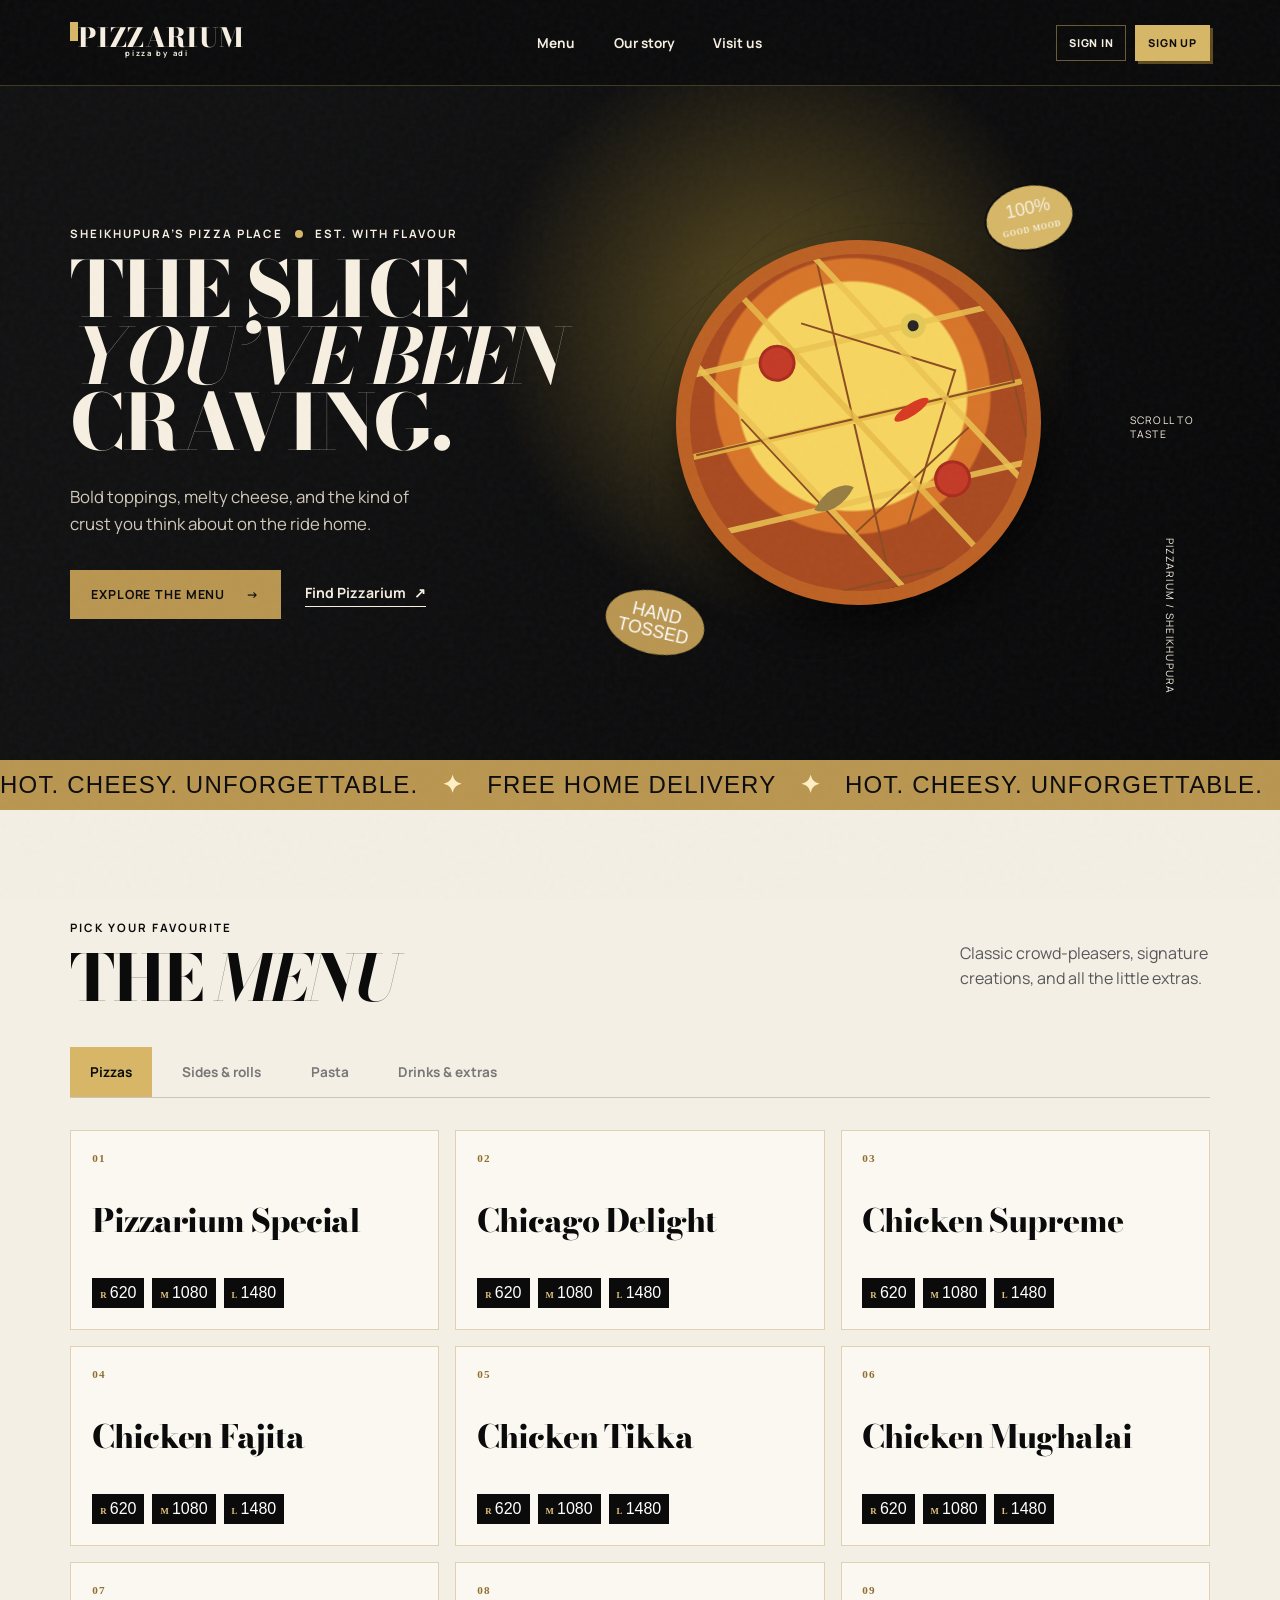
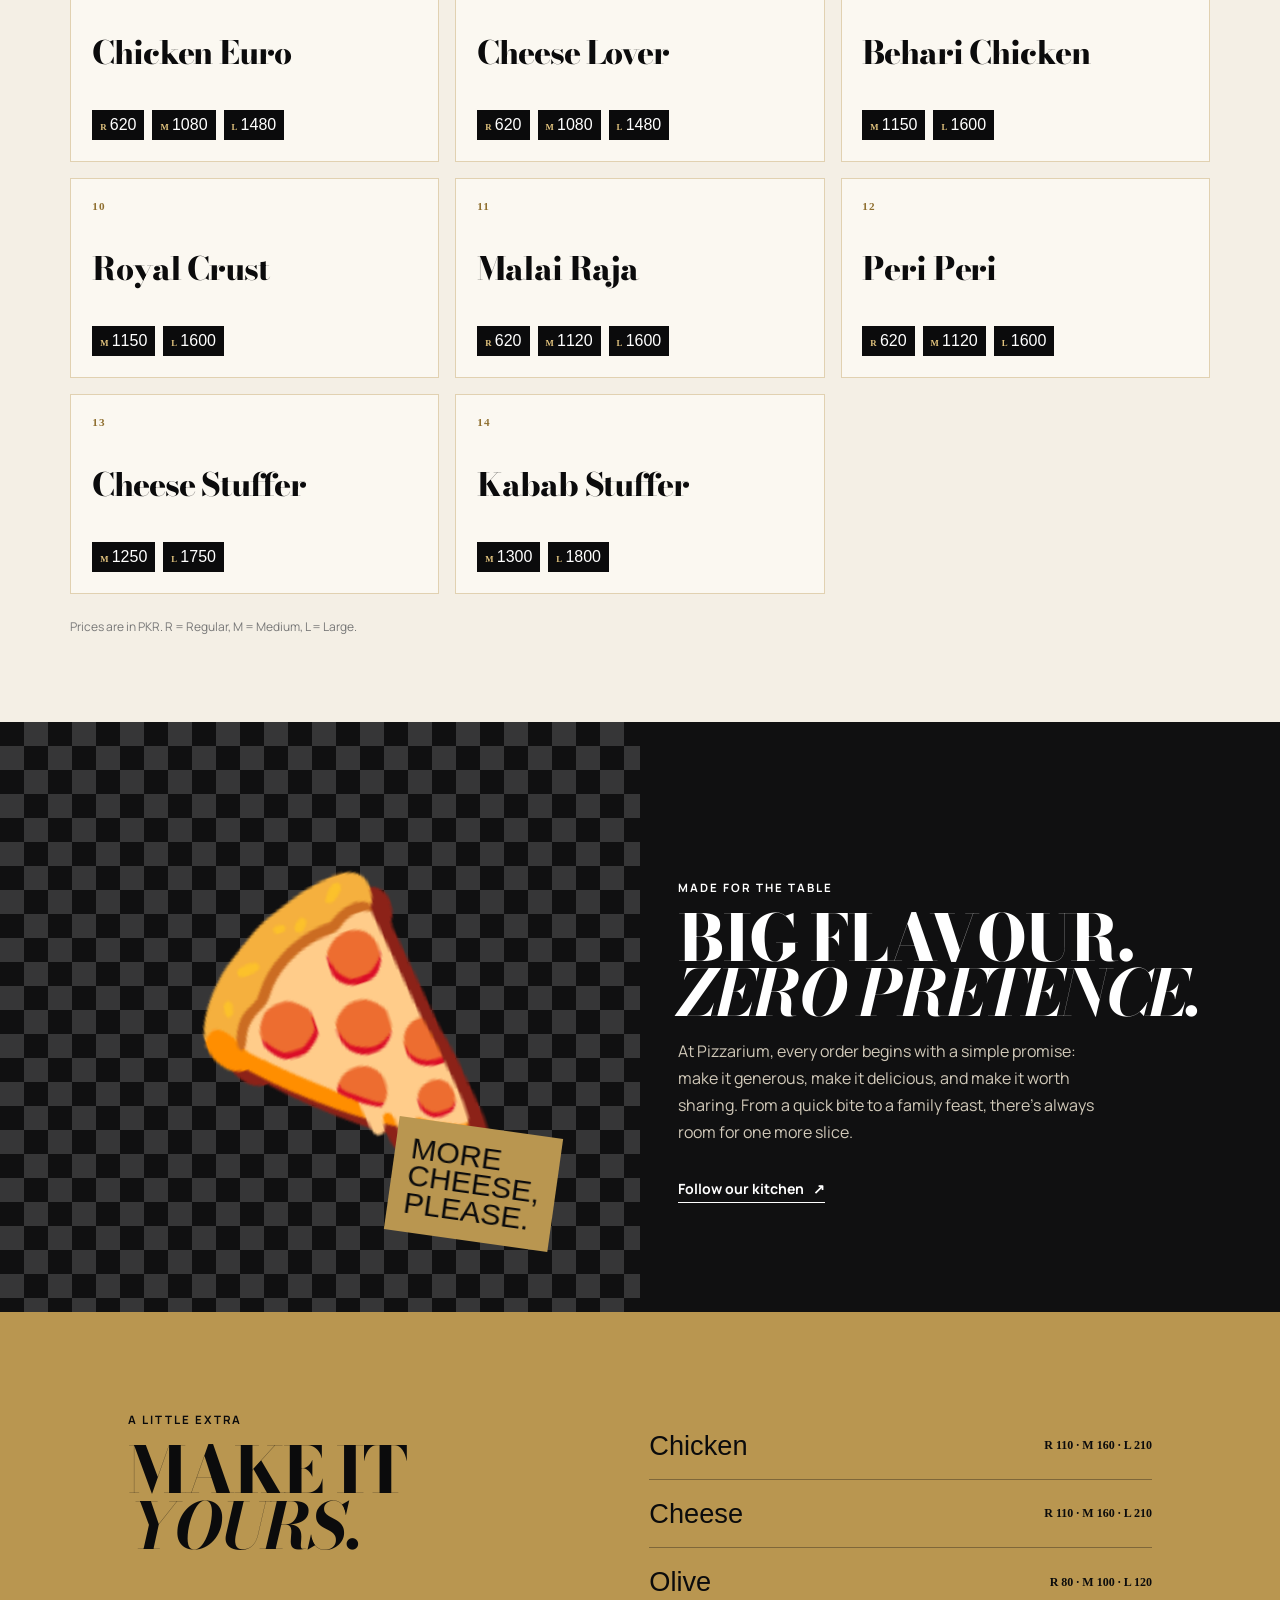
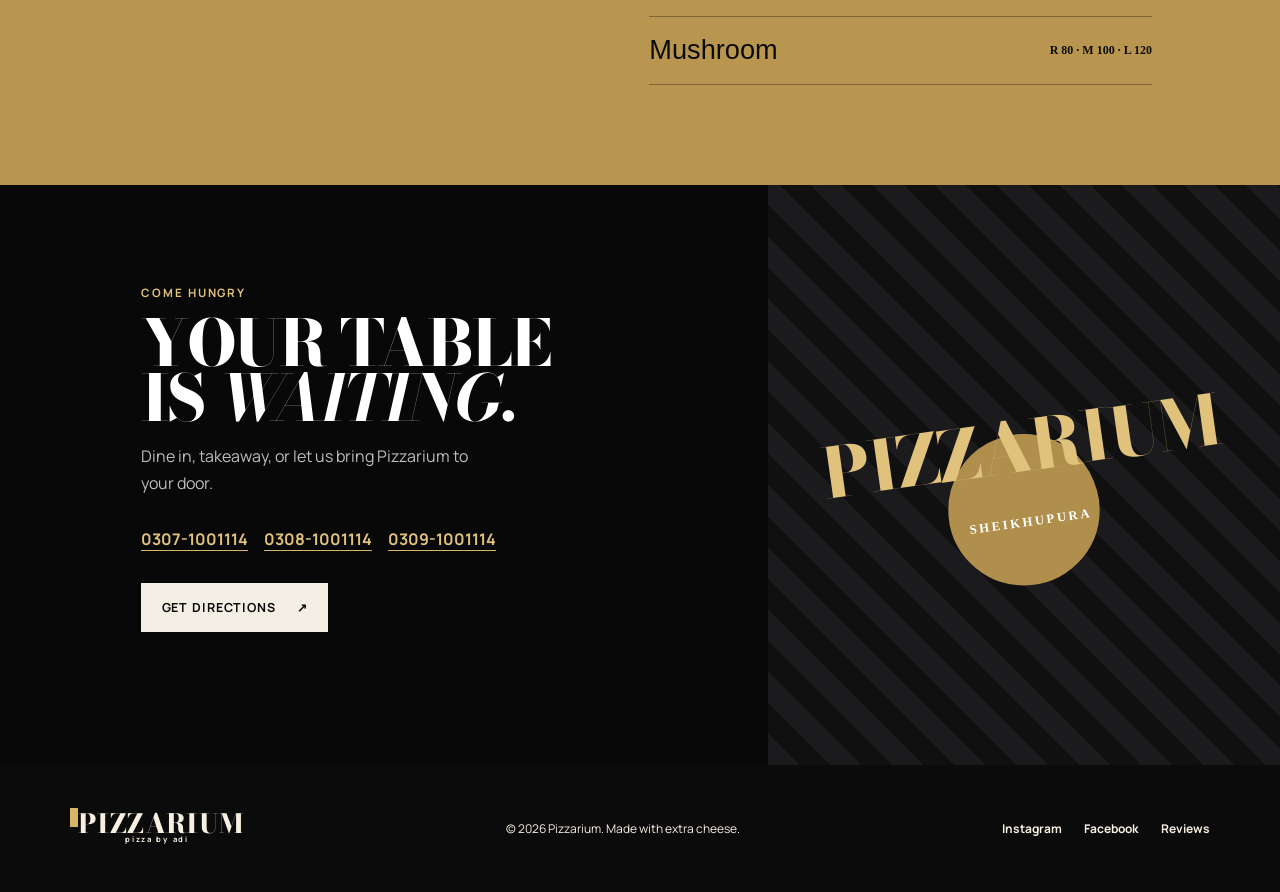
<file: index.html>
<!doctype html>
<html lang="en">
  <head>
    <meta charset="UTF-8" />
    <meta name="viewport" content="width=device-width, initial-scale=1.0" />
    <meta name="description" content="Pizzarium Sheikhupura — freshly baked pizzas, wings, rolls and pasta." />
    <title>Pizzarium | Pizza by Adi</title>
    <link rel="preconnect" href="https://fonts.googleapis.com" />
    <link rel="preconnect" href="https://fonts.gstatic.com" crossorigin />
    <link href="https://fonts.googleapis.com/css2?family=Bodoni+Moda:opsz,wght@6..96,400;6..96,600;6..96,700;6..96,800;6..96,900&family=Manrope:wght@400;500;600;700;800&display=swap" rel="stylesheet" />
    <link rel="stylesheet" href="styles.css" />
    <link rel="stylesheet" href="overrides.css" />
    <link rel="stylesheet" href="luxury.css" />
    <link rel="stylesheet" href="red-theme.css" />
    <link rel="stylesheet" href="mobile.css" />
    <link rel="stylesheet" href="gold-black.css" />
  </head>
  <body>
    <div class="site-noise"></div>
    <header class="header" id="top">
      <a class="brand" href="#top" aria-label="Pizzarium home"><span class="brand-dot">●</span>PIZZARIUM<small>pizza by adi</small></a>
      <nav class="nav" aria-label="Main navigation">
        <a href="#menu">Menu</a><a href="#story">Our story</a><a href="#visit">Visit us</a>
      </nav>
      <a class="order-link" href="cart.html">Cart <span class="cart-count">0</span></a>
      <button class="menu-toggle" aria-label="Open navigation">☰</button>
    </header>

    <main>
      <section class="hero">
        <div class="hero-copy reveal">
          <p class="eyebrow">Sheikhupura’s pizza place <i></i> Est. with flavour</p>
          <h1>THE SLICE<br /><em>YOU’VE BEEN</em><br />CRAVING.</h1>
          <p class="intro">Bold toppings, melty cheese, and the kind of crust you think about on the ride home.</p>
          <div class="hero-actions"><a class="button button-red" href="#menu">Explore the menu <span>→</span></a><a class="text-link" href="#visit">Find Pizzarium <span>↗</span></a></div>
        </div>
        <div class="pizza-stage reveal">
          <div class="orbit orbit-one"></div><div class="orbit orbit-two"></div>
          <div class="stamp stamp-top">100%<br /><small>GOOD MOOD</small></div>
          <div class="pizza" aria-label="Freshly baked pizza illustration"><div class="pizza-slice s1"></div><div class="pizza-slice s2"></div><div class="pizza-slice s3"></div><div class="pizza-slice s4"></div><div class="pizza-slice s5"></div><div class="pizza-slice s6"></div><span class="pepperoni p1"></span><span class="pepperoni p2"></span><span class="olive o1"></span><span class="basil b1"></span><span class="pepper p3"></span></div>
          <div class="stamp stamp-bottom">HAND<br />TOSSED</div>
        </div>
        <div class="hero-side reveal"><span>Scroll to taste</span><div class="scroll-line"></div><span class="vertical">PIZZARIUM / SHEIKHUPURA</span></div>
      </section>

      <section class="ticker" aria-label="Pizzarium highlights"><div>HOT. CHEESY. UNFORGETTABLE. <b>✦</b> FREE HOME DELIVERY <b>✦</b> HOT. CHEESY. UNFORGETTABLE. <b>✦</b> FREE HOME DELIVERY <b>✦</b></div></section>

      <section class="menu-section" id="menu">
        <div class="section-heading reveal"><div><p class="eyebrow">Pick your favourite</p><h2>THE <em>MENU</em></h2></div><p>Classic crowd-pleasers, signature creations, and all the little extras.</p></div>
        <div class="menu-tabs reveal" role="tablist"><button class="active" data-category="pizza">Pizzas</button><button data-category="sides">Sides & rolls</button><button data-category="pasta">Pasta</button><button data-category="drinks">Drinks & extras</button></div>
        <div class="menu-grid" id="menuGrid"></div>
        <p class="menu-note">Prices are in PKR. R = Regular, M = Medium, L = Large.</p>
      </section>

      <section class="story" id="story">
        <div class="story-art reveal"><div class="checker"></div><div class="story-pizza">🍕</div><div class="story-note">MORE<br />CHEESE,<br />PLEASE.</div></div>
        <div class="story-copy reveal"><p class="eyebrow">Made for the table</p><h2>BIG FLAVOUR.<br /><em>ZERO PRETENCE.</em></h2><p>At Pizzarium, every order begins with a simple promise: make it generous, make it delicious, and make it worth sharing. From a quick bite to a family feast, there’s always room for one more slice.</p><a href="https://www.instagram.com/pizzariumsheikhupura/" target="_blank" rel="noreferrer" class="text-link">Follow our kitchen <span>↗</span></a></div>
      </section>

      <section class="specials"><div class="specials-heading reveal"><p class="eyebrow">A little extra</p><h2>MAKE IT<br /><em>YOURS.</em></h2></div><div class="topping-list reveal"><div><span>Chicken</span><b>R 110 · M 160 · L 210</b></div><div><span>Cheese</span><b>R 110 · M 160 · L 210</b></div><div><span>Olive</span><b>R 80 · M 100 · L 120</b></div><div><span>Mushroom</span><b>R 80 · M 100 · L 120</b></div></div></section>

      <section class="visit" id="visit"><div class="visit-content reveal"><p class="eyebrow">Come hungry</p><h2>YOUR TABLE<br />IS <em>WAITING.</em></h2><p>Dine in, takeaway, or let us bring Pizzarium to your door.</p><div class="contact-links"><a href="tel:03071001114">0307-1001114</a><a href="tel:03081001114">0308-1001114</a><a href="tel:03091001114">0309-1001114</a></div><a class="button button-light" target="_blank" rel="noreferrer" href="https://www.google.com/maps/place/pizzarium/data=!4m2!3m1!1s0x3918c3a2aaa4a5c9:0x6722d799abf1bd21?sa=X&ved=1t:242&ictx=111">Get directions <span>↗</span></a></div><div class="visit-art"><div class="map-pin">●</div><p>PIZZARIUM<br /><small>SHEIKHUPURA</small></p></div></section>
    </main>
    <footer><a class="brand" href="#top"><span class="brand-dot">●</span>PIZZARIUM<small>pizza by adi</small></a><p>© 2026 Pizzarium. Made with extra cheese.</p><div><a href="https://www.instagram.com/pizzariumsheikhupura/" target="_blank" rel="noreferrer">Instagram</a><a href="https://www.facebook.com/groups/850321388377647/posts/5649459375130467/" target="_blank" rel="noreferrer">Facebook</a><a href="https://www.google.com/search?sca_esv=2a69430fbf050389&sxsrf=APpeQnvyVJcHtZWouYoIN_cZc8rXVKOaVg:1786807331017&q=pizzarium" target="_blank" rel="noreferrer">Reviews</a></div></footer>
    <div class="product-modal" id="productModal" aria-hidden="true" role="dialog" aria-modal="true" aria-labelledby="modalTitle">
      <div class="modal-backdrop" data-close-modal></div>
      <div class="modal-content">
        <button class="modal-close" type="button" aria-label="Close product details" data-close-modal>×</button>
        <p class="eyebrow">Pizzarium selection</p><div class="modal-mark">✦</div>
        <h2 id="modalTitle">Pizzarium Special</h2>
        <p class="modal-description">Freshly prepared with generous toppings and Pizzarium’s signature flavour.</p>
        <div class="modal-prices" id="modalPrices"></div>
        <div class="modal-actions"><label>Size <select id="modalSize" aria-label="Choose pizza size"></select></label><label>Quantity <select id="modalQty" aria-label="Item quantity"><option>1</option><option>2</option><option>3</option><option>4</option><option>5</option></select></label><button class="button modal-order" id="modalOrder" type="button">Add to cart <span>+</span></button></div>
        <p class="modal-footnote">Choose delivery or pickup at checkout. Your order will be confirmed by Pizzarium.</p>
      </div>
    </div>
    <script src="auth.js"></script>
    <script src="script.js"></script>
  </body>
</html>
</file>
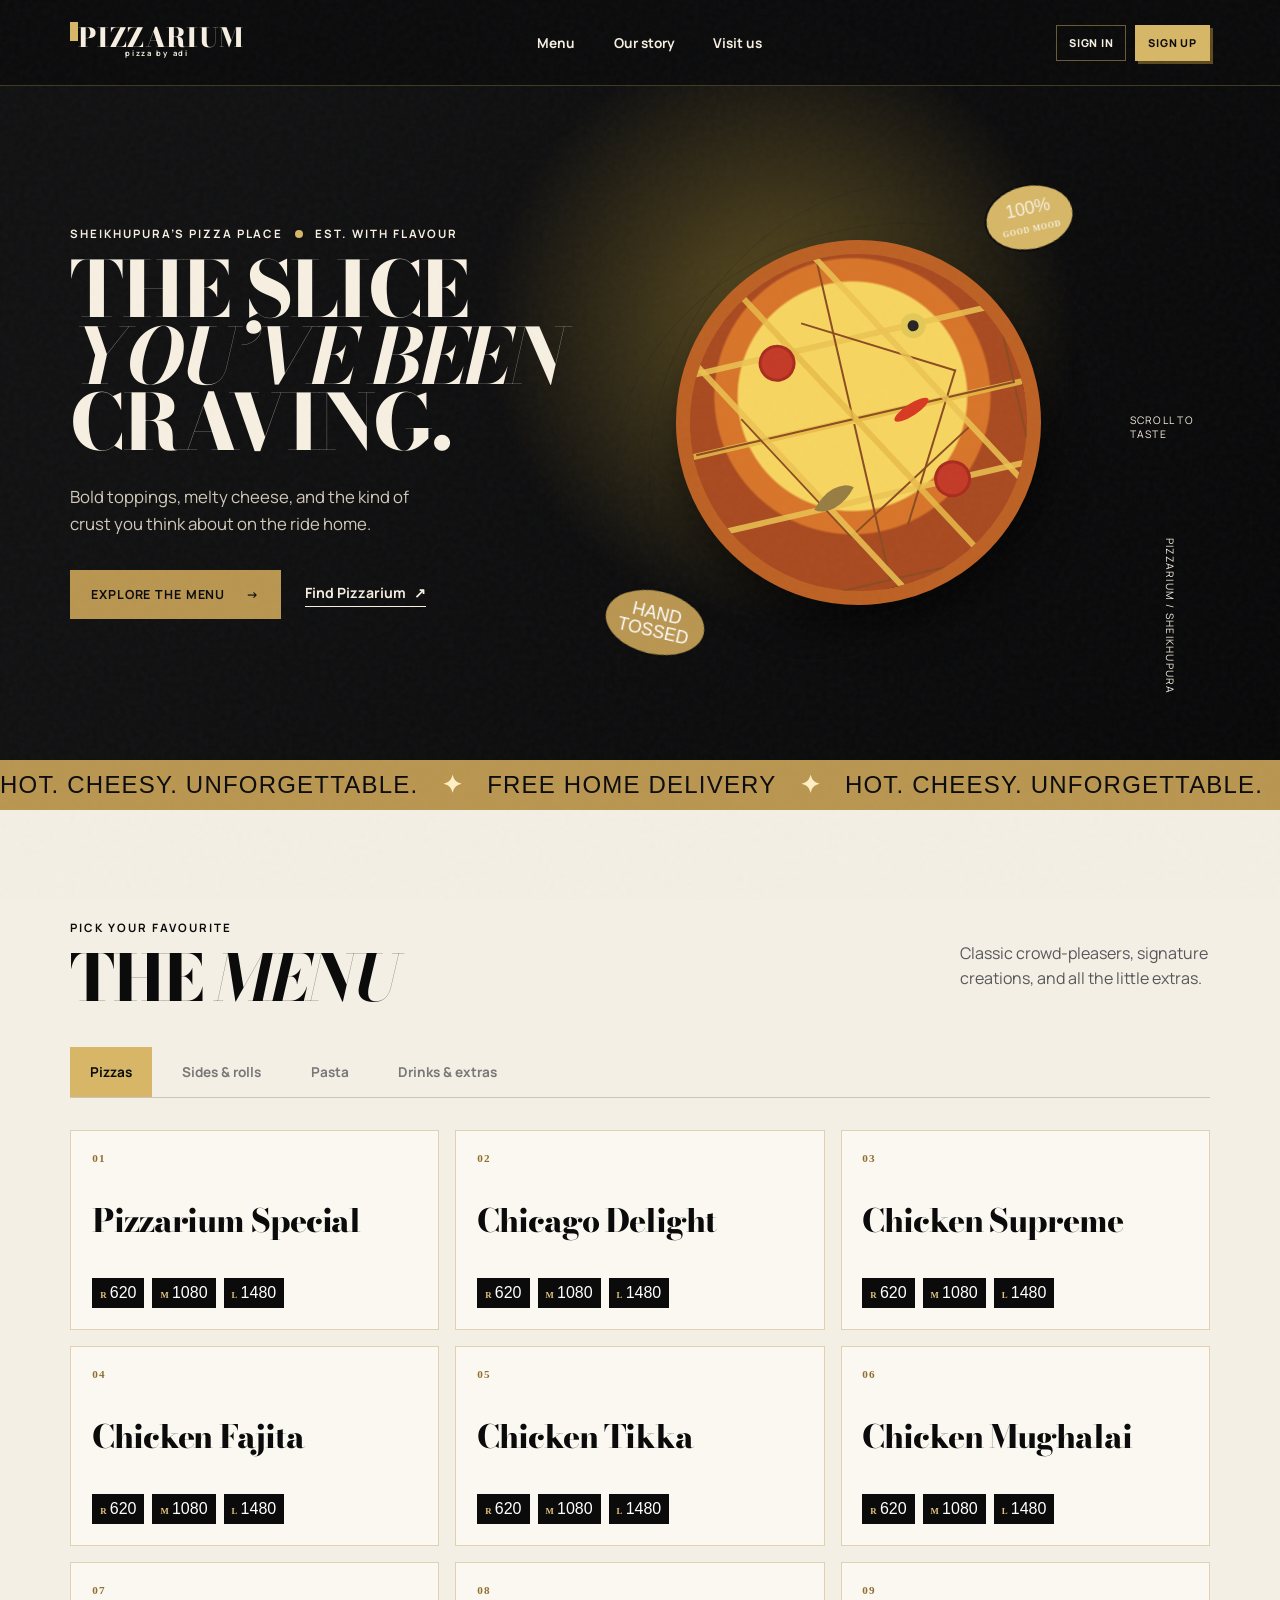
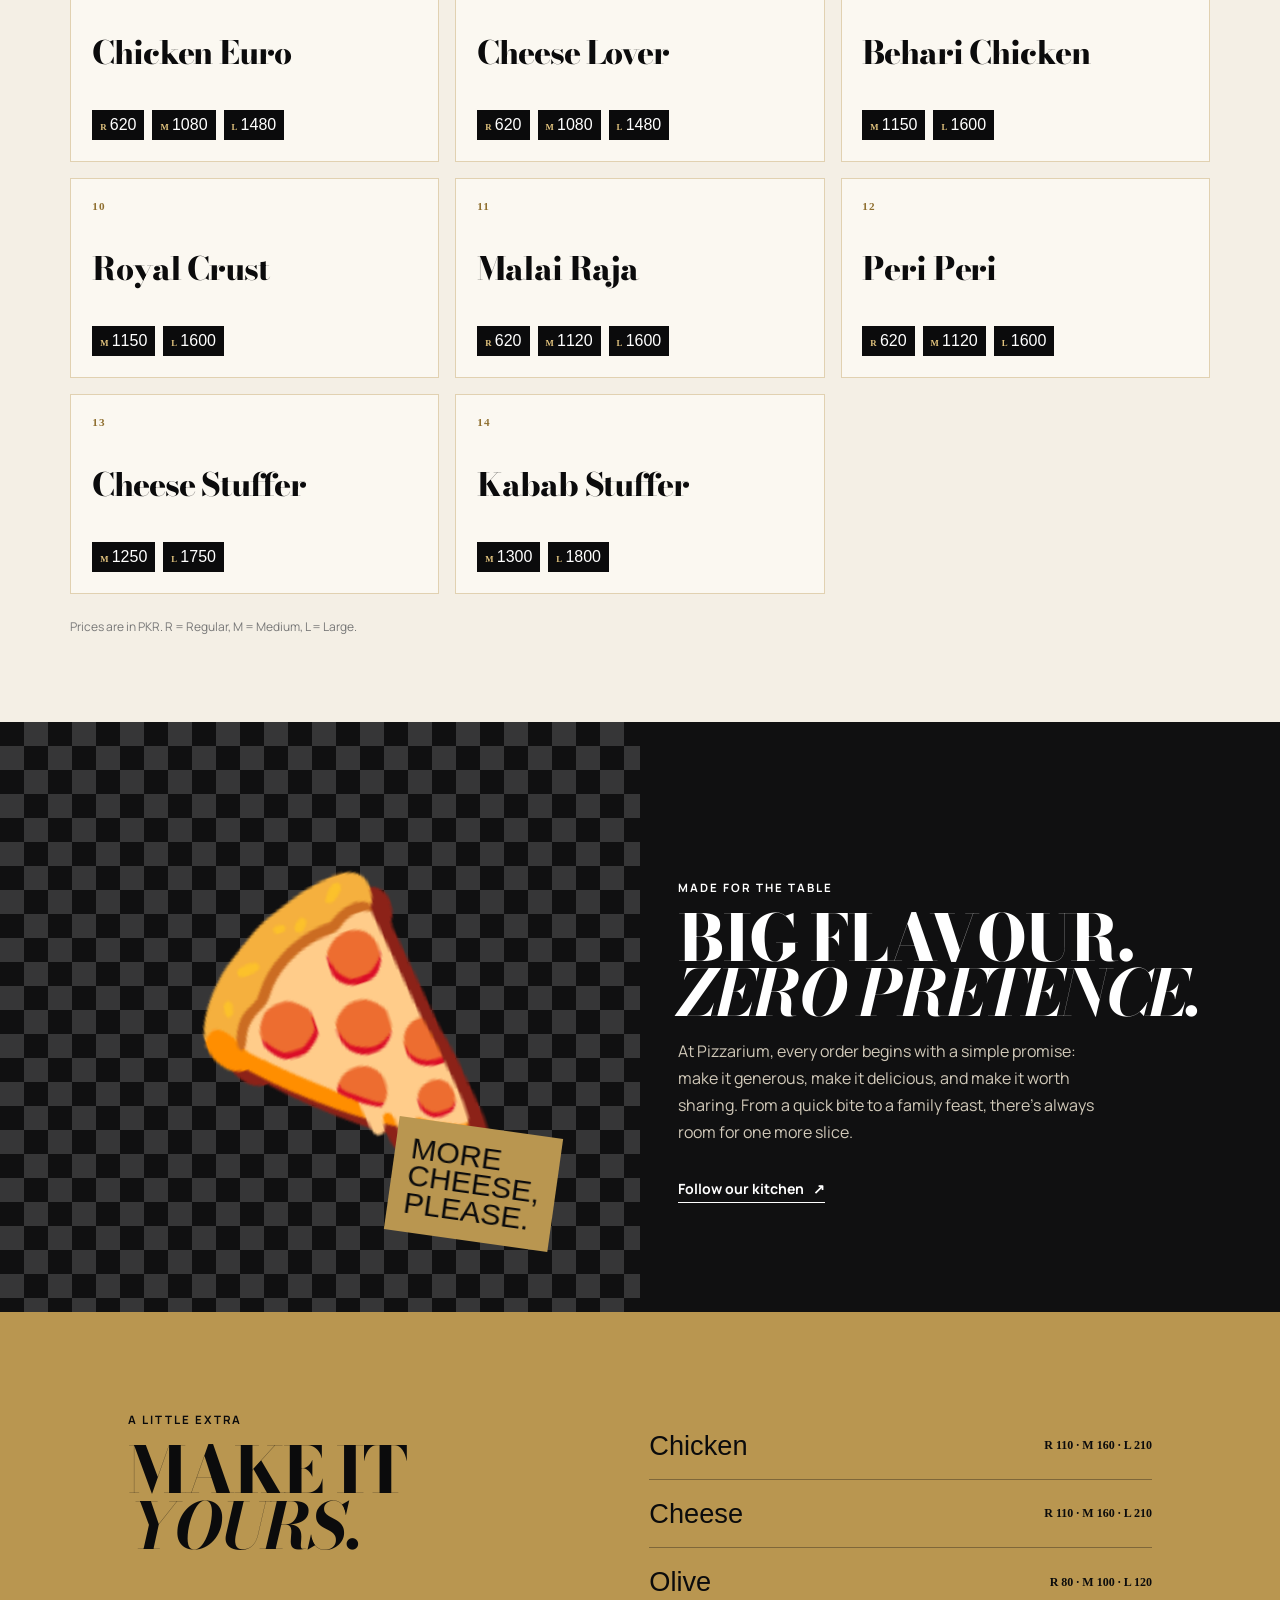
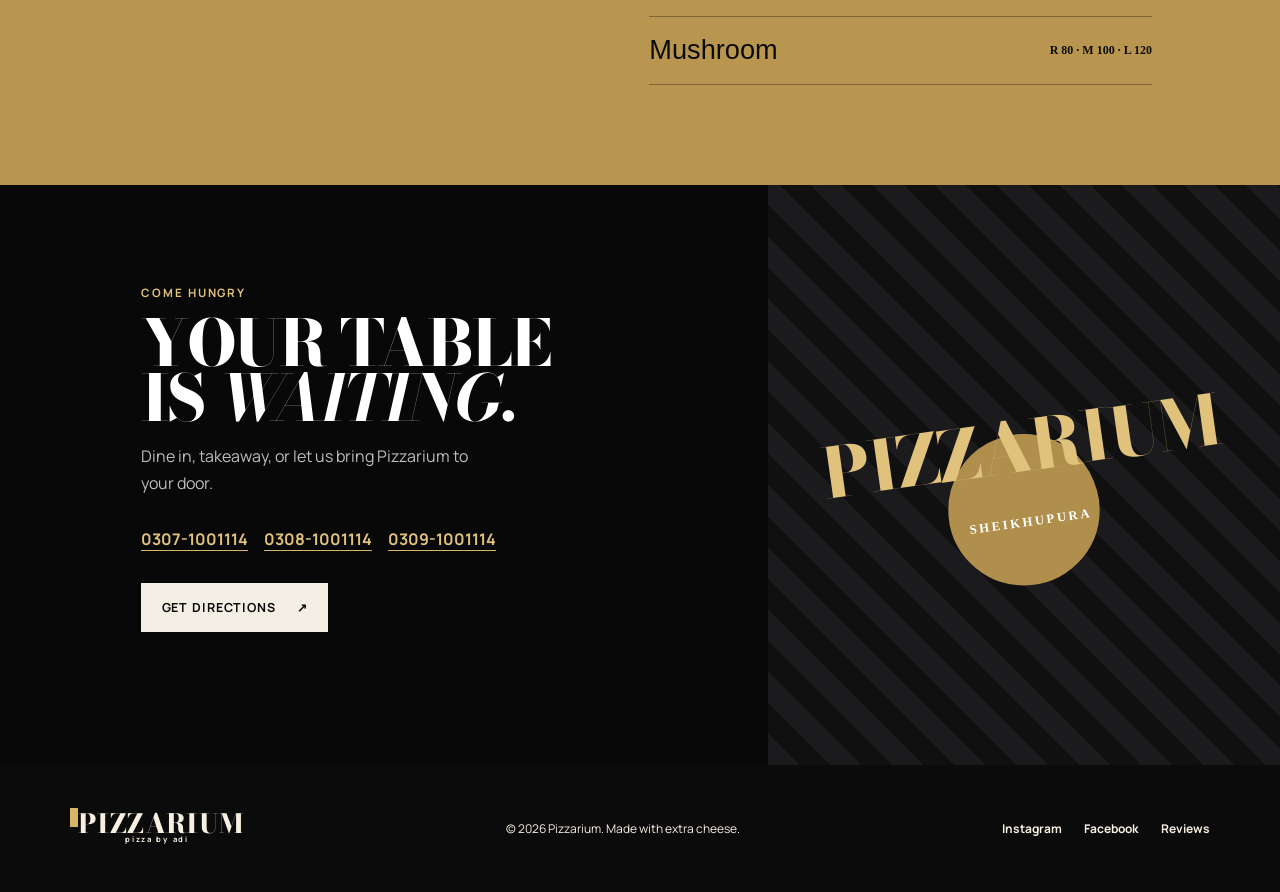
<file: admin.html>
<!doctype html>
<html lang="en"><head><meta charset="UTF-8"><meta name="viewport" content="width=device-width, initial-scale=1.0"><title>Order Console | Pizzarium</title><link rel="preconnect" href="https://fonts.googleapis.com"><link rel="preconnect" href="https://fonts.gstatic.com" crossorigin><link href="https://fonts.googleapis.com/css2?family=Bodoni+Moda:opsz,wght@6..96,400;6..96,600;6..96,700;6..96,800;6..96,900&family=Manrope:wght@400;500;600;700;800&display=swap" rel="stylesheet"><link rel="stylesheet" href="styles.css"><link rel="stylesheet" href="gold-black.css"><link rel="stylesheet" href="admin.css"></head>
<body class="admin-page"><header class="admin-header"><a class="brand" href="index.html"><span class="brand-dot">&bull;</span>PIZZARIUM<small>pizza by adi</small></a><div class="admin-account"><span id="staffName">Order console</span><a href="#" id="adminSignOut">Sign out</a></div></header>
<main class="admin-main"><section class="admin-intro"><div><p class="eyebrow">Private staff area</p><h1>ORDER <em>CONSOLE.</em></h1><p>Monitor every Pizzarium order from one clean workspace.</p></div><button class="refresh-button" id="refreshOrders" type="button">Refresh <span>↻</span></button></section><section class="stat-grid"><article><span>New orders</span><strong id="newCount">0</strong></article><article><span>In progress</span><strong id="progressCount">0</strong></article><article><span>Completed today</span><strong id="completedCount">0</strong></article><article><span>Today’s sales</span><strong id="salesTotal">PKR 0</strong></article></section><section class="admin-controls"><div class="order-filters" id="orderFilters"><button class="active" data-filter="all">All orders</button><button data-filter="new">New</button><button data-filter="active">In progress</button><button data-filter="completed">Completed</button></div><p id="adminStatus">Loading orders…</p></section><section class="orders-list" id="ordersList"></section></main><script src="auth.js"></script><script src="admin.js"></script></body></html>
</file>
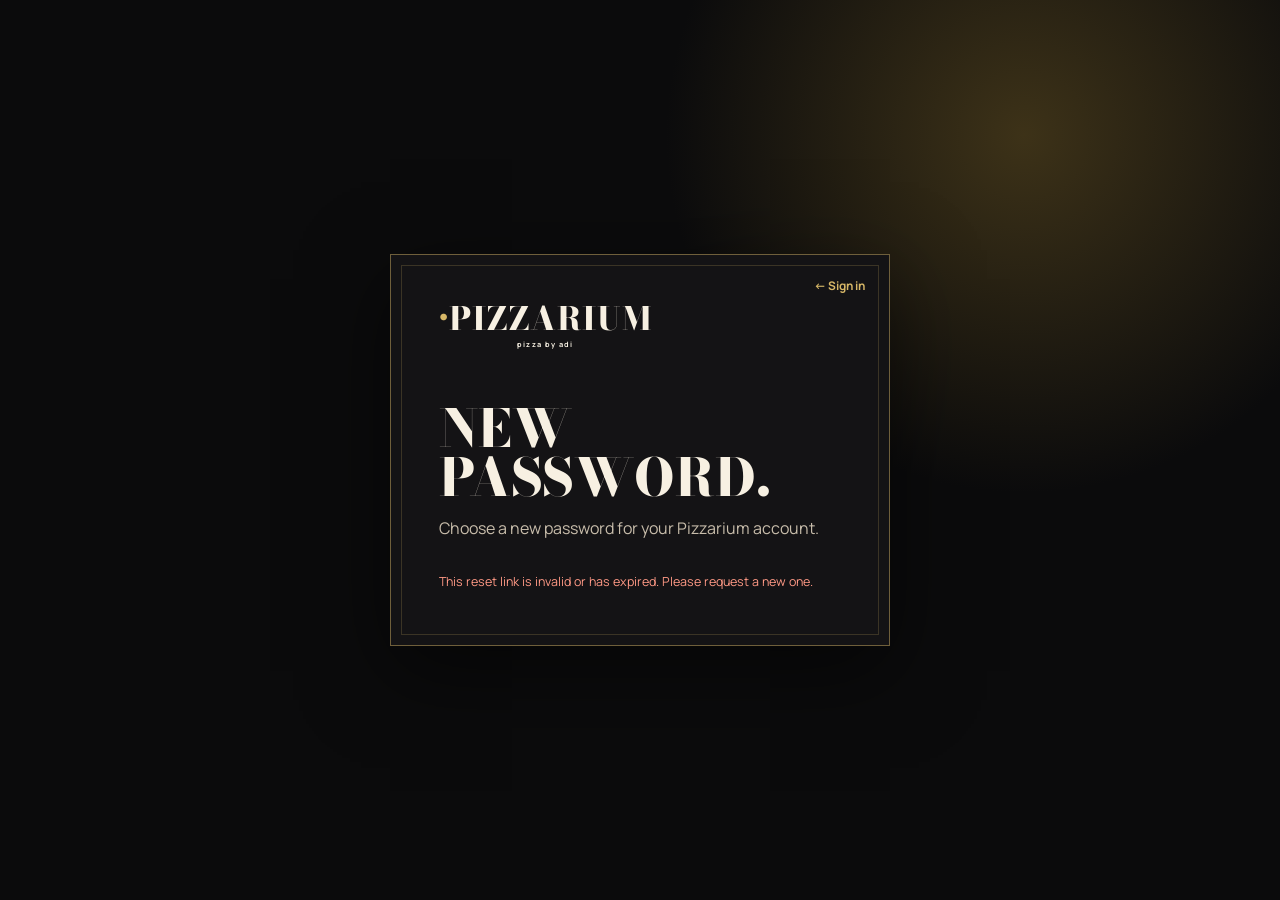
<file: reset-password.html>
<!doctype html><html lang="en"><head><meta charset="UTF-8"><meta name="viewport" content="width=device-width, initial-scale=1.0"><title>Choose new password | Pizzarium</title><link rel="preconnect" href="https://fonts.googleapis.com"><link rel="preconnect" href="https://fonts.gstatic.com" crossorigin><link href="https://fonts.googleapis.com/css2?family=Bodoni+Moda:opsz,wght@6..96,400;6..96,600;6..96,700;6..96,800;6..96,900&family=Manrope:wght@400;500;600;700;800&display=swap" rel="stylesheet"><link rel="stylesheet" href="styles.css"><link rel="stylesheet" href="gold-black.css"><link rel="stylesheet" href="auth.css"></head><body class="auth-page"><main class="auth-shell"><a class="auth-back" href="sign-in.html">&larr; Sign in</a><a class="auth-brand" href="index.html"><span>&bull;</span>PIZZARIUM<small>pizza by adi</small></a><h1 class="auth-title">NEW<br>PASSWORD.</h1><p class="auth-intro" id="resetIntro">Choose a new password for your Pizzarium account.</p><form class="auth-form" id="newPasswordForm"><label>New password<input name="password" type="password" autocomplete="new-password" minlength="8" required></label><label>Confirm new password<input name="confirmPassword" type="password" autocomplete="new-password" minlength="8" required></label><button class="button modal-order auth-submit" type="submit">Update password <span>&rarr;</span></button></form><p class="auth-message" id="authMessage"></p></main><script src="auth.js"></script><script>const token=new URLSearchParams(location.hash.slice(1)).get('access_token'),form=document.querySelector('#newPasswordForm'),message=document.querySelector('#authMessage');if(!token){form.style.display='none';message.className='auth-message error';message.textContent='This reset link is invalid or has expired. Please request a new one.';}form.addEventListener('submit',async e=>{e.preventDefault();const b=e.currentTarget.querySelector('button'),d=new FormData(e.currentTarget);message.className='auth-message';message.textContent='';if(d.get('password')!==d.get('confirmPassword')){message.className='auth-message error';message.textContent='Passwords do not match.';return;}b.disabled=true;b.textContent='Updating password...';try{const response=await fetch(`${PizzariumAuth.url}/auth/v1/user`,{method:'PUT',headers:{apikey:PizzariumAuth.key,Authorization:`Bearer ${token}`,'Content-Type':'application/json'},body:JSON.stringify({password:d.get('password')})});if(!response.ok)throw new Error();message.textContent='Password updated successfully. Redirecting to sign in…';setTimeout(()=>location.href='sign-in.html',1200);}catch{message.className='auth-message error';message.textContent='This reset link is invalid or has expired. Please request a new one.';}finally{b.disabled=false;b.innerHTML='Update password <span>&rarr;</span>';}});</script></body></html>
</file>
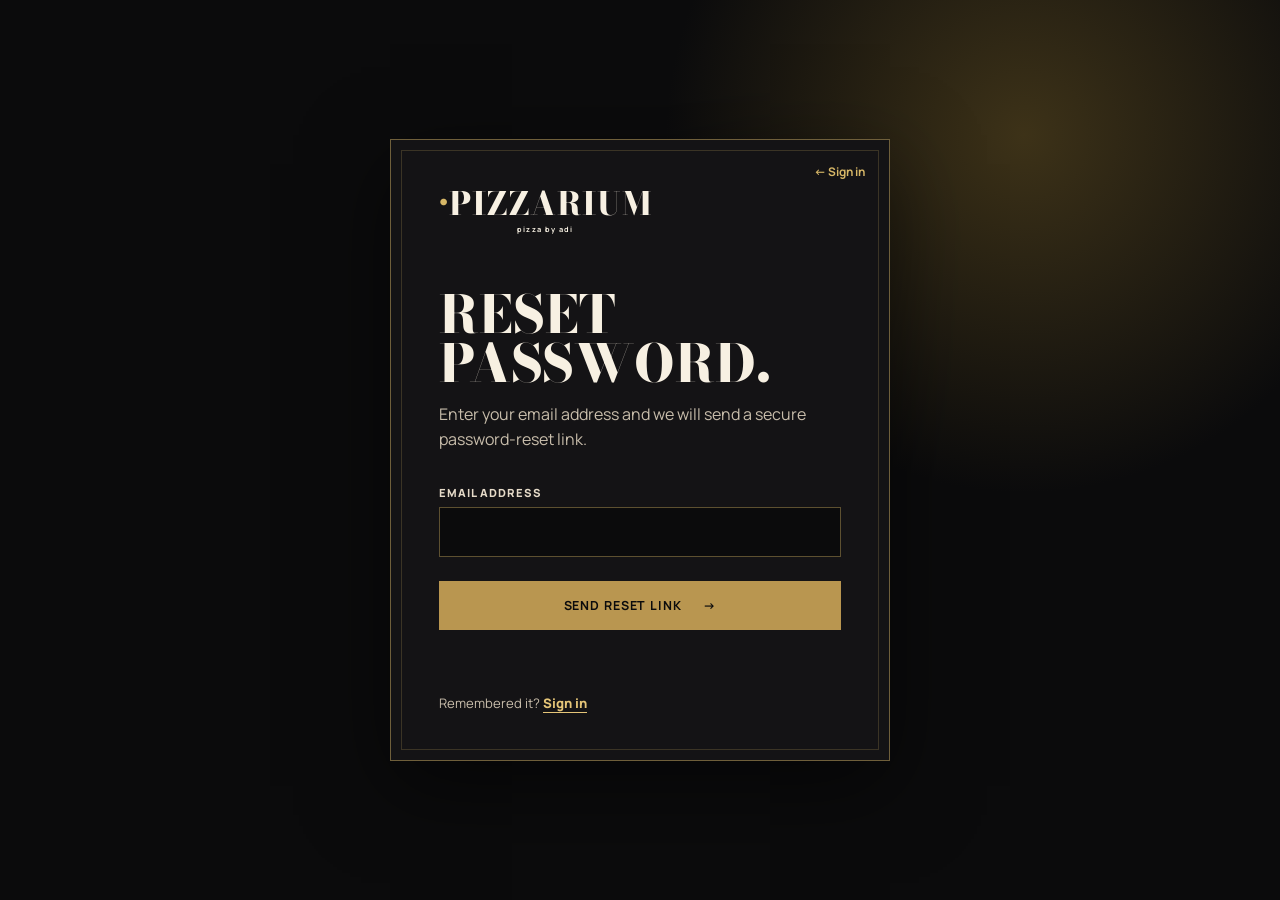
<file: reset-request.html>
<!doctype html><html lang="en"><head><meta charset="UTF-8"><meta name="viewport" content="width=device-width, initial-scale=1.0"><title>Reset password | Pizzarium</title><link rel="preconnect" href="https://fonts.googleapis.com"><link rel="preconnect" href="https://fonts.gstatic.com" crossorigin><link href="https://fonts.googleapis.com/css2?family=Bodoni+Moda:opsz,wght@6..96,400;6..96,600;6..96,700;6..96,800;6..96,900&family=Manrope:wght@400;500;600;700;800&display=swap" rel="stylesheet"><link rel="stylesheet" href="styles.css"><link rel="stylesheet" href="gold-black.css"><link rel="stylesheet" href="auth.css"></head><body class="auth-page"><main class="auth-shell"><a class="auth-back" href="sign-in.html">&larr; Sign in</a><a class="auth-brand" href="index.html"><span>&bull;</span>PIZZARIUM<small>pizza by adi</small></a><h1 class="auth-title">RESET<br>PASSWORD.</h1><p class="auth-intro">Enter your email address and we will send a secure password-reset link.</p><form class="auth-form" id="resetRequestForm"><label>Email address<input name="email" type="email" autocomplete="email" required></label><button class="button modal-order auth-submit" type="submit">Send reset link <span>&rarr;</span></button></form><p class="auth-message" id="authMessage"></p><p class="auth-switch">Remembered it? <a href="sign-in.html">Sign in</a></p></main><script src="auth.js"></script><script>document.querySelector('#resetRequestForm').addEventListener('submit',async e=>{e.preventDefault();const b=e.currentTarget.querySelector('button'),m=document.querySelector('#authMessage'),email=new FormData(e.currentTarget).get('email');b.disabled=true;b.textContent='Sending link...';m.className='auth-message';m.textContent='';try{await PizzariumAuth.requestPasswordReset(email,new URL('reset-password.html',location.href).href);m.textContent='If this email has a Pizzarium account, a password-reset link has been sent.';}catch(err){m.className='auth-message error';m.textContent='Unable to send the reset link. Please try again later.';}finally{b.disabled=false;b.innerHTML='Send reset link <span>&rarr;</span>';}});</script></body></html>
</file>
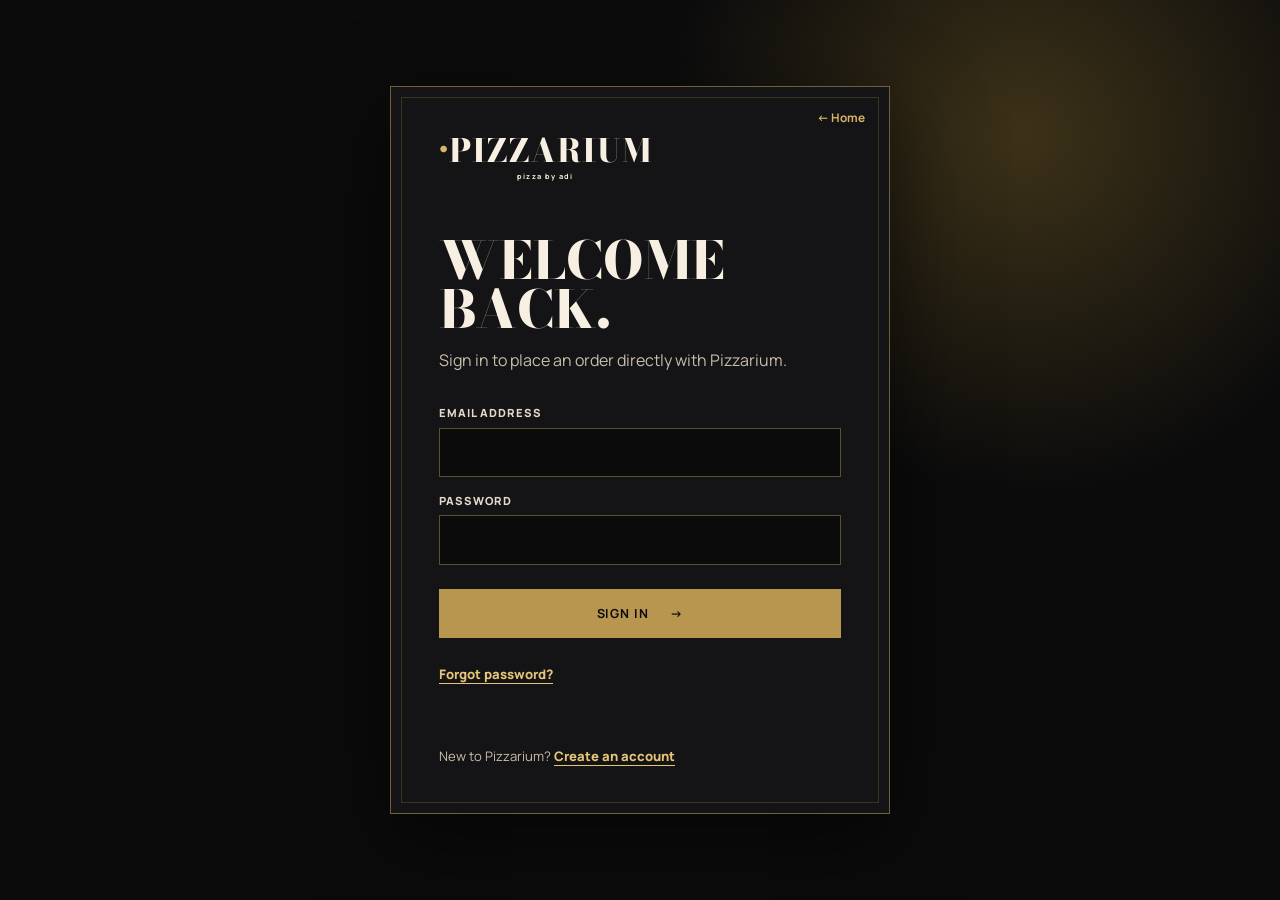
<file: sign-in.html>
<!doctype html><html lang="en"><head><meta charset="UTF-8"><meta name="viewport" content="width=device-width, initial-scale=1.0"><title>Sign in | Pizzarium</title><link rel="preconnect" href="https://fonts.googleapis.com"><link rel="preconnect" href="https://fonts.gstatic.com" crossorigin><link href="https://fonts.googleapis.com/css2?family=Bodoni+Moda:opsz,wght@6..96,400;6..96,600;6..96,700;6..96,800;6..96,900&family=Manrope:wght@400;500;600;700;800&display=swap" rel="stylesheet"><link rel="stylesheet" href="styles.css"><link rel="stylesheet" href="gold-black.css"><link rel="stylesheet" href="auth.css"></head><body class="auth-page"><main class="auth-shell"><a class="auth-back" href="index.html">&larr; Home</a><a class="auth-brand" href="index.html"><span>&bull;</span>PIZZARIUM<small>pizza by adi</small></a><h1 class="auth-title">WELCOME<br>BACK.</h1><p class="auth-intro">Sign in to place an order directly with Pizzarium.</p><form class="auth-form" id="signInForm"><label>Email address<input name="email" type="email" autocomplete="email" required></label><label>Password<input name="password" type="password" autocomplete="current-password" required></label><button class="button modal-order auth-submit" type="submit">Sign in <span>&rarr;</span></button></form><p class="auth-message" id="authMessage"></p><p class="auth-switch">New to Pizzarium? <a href="sign-up.html">Create an account</a></p></main><script src="auth.js"></script><script>document.querySelector('#signInForm').addEventListener('submit',async e=>{e.preventDefault();const b=e.currentTarget.querySelector('button'),m=document.querySelector('#authMessage'),d=new FormData(e.currentTarget);b.disabled=true;b.textContent='Signing in...';m.textContent='';try{const session=await PizzariumAuth.signIn({email:d.get('email'),password:d.get('password')});const role=await PizzariumAuth.getUserRole(session);location.href=['admin','staff'].includes(role)?'admin.html':'index.html';}catch(err){m.className='auth-message error';m.textContent=err.message;}finally{b.disabled=false;b.innerHTML='Sign in <span>&rarr;</span>';}});</script></body></html>
</file>
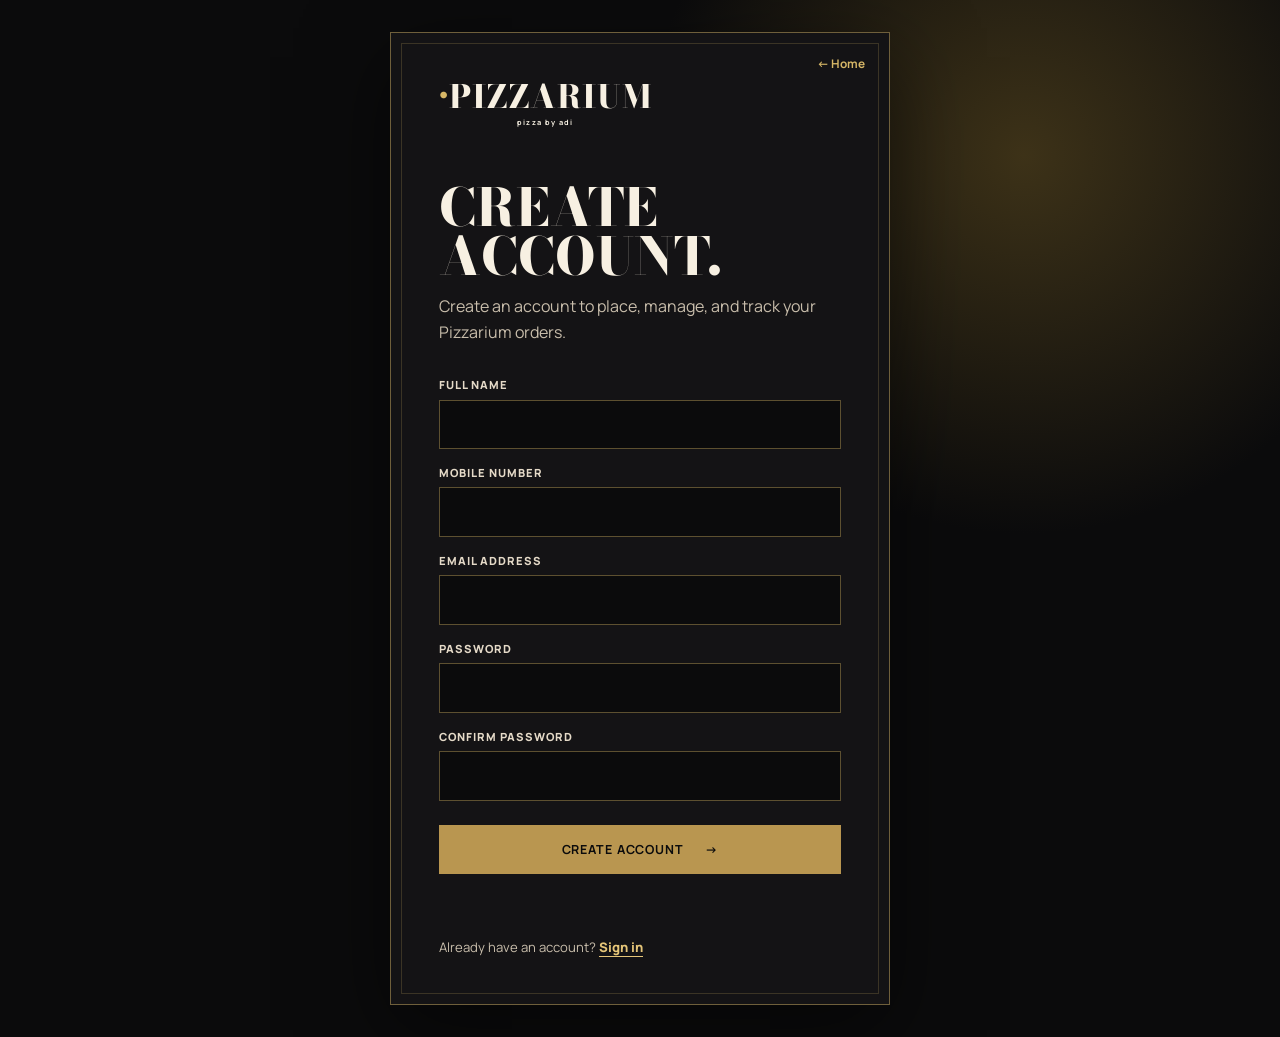
<file: sign-up.html>
<!doctype html>
<html lang="en"><head><meta charset="UTF-8"><meta name="viewport" content="width=device-width, initial-scale=1.0"><title>Create account | Pizzarium</title><link rel="preconnect" href="https://fonts.googleapis.com"><link rel="preconnect" href="https://fonts.gstatic.com" crossorigin><link href="https://fonts.googleapis.com/css2?family=Bodoni+Moda:opsz,wght@6..96,400;6..96,600;6..96,700;6..96,800;6..96,900&family=Manrope:wght@400;500;600;700;800&display=swap" rel="stylesheet"><link rel="stylesheet" href="styles.css"><link rel="stylesheet" href="gold-black.css"><link rel="stylesheet" href="auth.css"></head>
<body class="auth-page"><main class="auth-shell"><a class="auth-back" href="index.html">&larr; Home</a><a class="auth-brand" href="index.html"><span>&bull;</span>PIZZARIUM<small>pizza by adi</small></a><h1 class="auth-title">CREATE<br>ACCOUNT.</h1><p class="auth-intro">Create an account to place, manage, and track your Pizzarium orders.</p><form class="auth-form" id="signUpForm"><label>Full name<input name="name" autocomplete="name" required></label><label>Mobile number<input name="phone" autocomplete="tel" required></label><label>Email address<input name="email" type="email" autocomplete="email" required></label><label>Password<input name="password" type="password" autocomplete="new-password" minlength="8" required></label><label>Confirm password<input name="confirmPassword" type="password" autocomplete="new-password" minlength="8" required></label><button class="button modal-order auth-submit" type="submit">Create account <span>&rarr;</span></button></form><p class="auth-message" id="authMessage"></p><p class="auth-switch">Already have an account? <a href="sign-in.html">Sign in</a></p></main><script src="auth.js"></script><script>document.querySelector('#signUpForm').addEventListener('submit',async e=>{e.preventDefault();const b=e.currentTarget.querySelector('button'),m=document.querySelector('#authMessage'),d=new FormData(e.currentTarget);m.className='auth-message';m.textContent='';if(d.get('password')!==d.get('confirmPassword')){m.className='auth-message error';m.textContent='Passwords do not match. Please enter the same password twice.';return;}b.disabled=true;b.textContent='Creating account...';try{const r=await PizzariumAuth.signUp({name:d.get('name'),phone:d.get('phone'),email:d.get('email'),password:d.get('password')});if(r.access_token){location.href='index.html';}else{m.textContent='Account created. Please check your email and confirm your account, then sign in.';}}catch(err){m.className='auth-message error';m.textContent=err.message;}finally{b.disabled=false;b.innerHTML='Create account <span>&rarr;</span>';}});</script></body></html>
</file>
<file: styles.css>
:root {
    --cream: #f6f0df;
    --ink: #1f2024;
    --red: #df3b28;
    --yellow: #f4d94b;
    --green: #78934a;
    --orange: #f47c31
}

* {
    box-sizing: border-box
}

html {
    scroll-behavior: smooth
}

body {
    margin: 0;
    background: var(--cream);
    color: var(--ink);
    font-family: 'DM Sans', sans-serif;
    overflow-x: hidden
}

.site-noise {
    position: fixed;
    inset: 0;
    pointer-events: none;
    opacity: .12;
    z-index: 10;
    background-image: url("data:image/svg+xml,%3Csvg viewBox='0 0 180 180' xmlns='http://www.w3.org/2000/svg'%3E%3Cfilter id='n'%3E%3CfeTurbulence type='fractalNoise' baseFrequency='.9' numOctaves='4' stitchTiles='stitch'/%3E%3C/filter%3E%3Crect width='100%25' height='100%25' filter='url(%23n)' opacity='.5'/%3E%3C/svg%3E")
}

a {
    color: inherit;
    text-decoration: none
}

.header {
    height: 86px;
    display: flex;
    align-items: center;
    justify-content: space-between;
    padding: 0 5.5vw;
    border-bottom: 1px solid #1f20242b;
    position: absolute;
    top: 0;
    width: 100%;
    z-index: 4
}

.brand {
    font-family: Anton, sans-serif;
    font-size: 1.65rem;
    letter-spacing: .04em;
    line-height: .8;
    position: relative
}

.brand small {
    font: 700 .48rem 'DM Sans';
    display: block;
    letter-spacing: .22em;
    text-align: center
}

.brand-dot {
    color: var(--red);
    font-size: .75rem;
    vertical-align: top
}

.nav {
    display: flex;
    gap: 2.4rem;
    font-weight: 700;
    font-size: .85rem
}

.nav a {
    transition: color .2s
}

.nav a:hover,
.text-link:hover {
    color: var(--red)
}

.order-link {
    font-weight: 700;
    border-bottom: 2px solid var(--red);
    padding-bottom: 3px
}

.order-link span,
.text-link span {
    margin-left: .35rem
}

.menu-toggle {
    display: none;
    background: none;
    border: 0;
    font-size: 1.4rem
}

.hero {
    min-height: 760px;
    padding: 150px 5.5vw 65px;
    display: grid;
    grid-template-columns: 1fr 1.05fr 80px;
    align-items: center;
    background: radial-gradient(circle at 58% 45%, #f8e796 0 12%, transparent 35%)
}

.eyebrow {
    font-size: .72rem;
    font-weight: 700;
    text-transform: uppercase;
    letter-spacing: .17em;
    margin: 0 0 1rem
}

.eyebrow i {
    display: inline-block;
    background: var(--red);
    width: 8px;
    height: 8px;
    border-radius: 50%;
    margin: 0 .5rem
}

.hero h1,
h2 {
    font: 4.8rem/.87 Anton, sans-serif;
    letter-spacing: .015em;
    margin: .2rem 0 1.7rem
}

.hero h1 em,
h2 em {
    font-family: 'Playfair Display', serif;
    font-weight: 700
}

.intro {
    font-size: 1.05rem;
    line-height: 1.6;
    max-width: 360px;
    color: #525155
}

.hero-actions {
    display: flex;
    align-items: center;
    gap: 1.5rem;
    margin-top: 2rem
}

.button {
    display: inline-flex;
    align-items: center;
    gap: 1.3rem;
    padding: 1rem 1.3rem;
    font-size: .78rem;
    text-transform: uppercase;
    font-weight: 700;
    letter-spacing: .07em;
    transition: transform .25s, box-shadow .25s
}

.button:hover {
    transform: translateY(-4px);
    box-shadow: 5px 6px 0 var(--ink)
}

.button-red {
    background: var(--red);
    color: #fff
}

.button-light {
    background: var(--cream);
    color: var(--ink)
}

.text-link {
    font-weight: 700;
    font-size: .88rem;
    border-bottom: 1px solid currentColor;
    padding-bottom: .25rem;
    transition: color .2s
}

.pizza-stage {
    height: 530px;
    position: relative;
    display: grid;
    place-items: center
}

.pizza {
    width: 365px;
    height: 365px;
    border-radius: 50%;
    position: relative;
    overflow: hidden;
    background: radial-gradient(circle at 50% 42%, #f7d560 0 44%, #d87529 45% 53%, #a94a20 54%);
    border: 14px solid #bd6124;
    box-shadow: 0 24px 32px #7d472b55;
    transform: rotate(-13deg);
    animation: float 5s ease-in-out infinite
}

.pizza:before,
.pizza:after {
    content: "";
    position: absolute;
    background: #e8bb49;
    height: 6px;
    width: 112%;
    left: -6%;
    top: 48%;
    opacity: .85;
    box-shadow: 0 -80px #ebc353, 0 80px #ebc353
}

.pizza:after {
    transform: rotate(60deg);
    top: 49%
}

.pizza-slice {
    position: absolute;
    width: 48%;
    height: 48%;
    border-right: 2px solid #8b4c20;
    border-bottom: 2px solid #8b4c20
}

.s1 {
    left: 1%;
    top: 1%
}

.s2 {
    left: 50%;
    top: 1%
}

.s3 {
    left: 50%;
    top: 50%
}

.s4 {
    left: 1%;
    top: 50%
}

.s5 {
    left: 25%;
    top: 26%;
    transform: rotate(60deg)
}

.s6 {
    left: 25%;
    top: 26%;
    transform: rotate(-60deg)
}

.pepperoni,
.olive,
.basil,
.pepper {
    position: absolute;
    z-index: 2
}

.pepperoni {
    width: 37px;
    height: 37px;
    border-radius: 50%;
    background: #c43a26;
    border: 3px solid #a82c1f
}

.p1 {
    left: 25%;
    top: 22%
}

.p2 {
    right: 21%;
    bottom: 22%
}

.olive {
    width: 25px;
    height: 25px;
    border-radius: 50%;
    background: #252323;
    border: 7px solid #e2c957
}

.o1 {
    right: 24%;
    top: 22%
}

.basil {
    width: 25px;
    height: 38px;
    background: var(--green);
    border-radius: 100% 0 100% 0;
    transform: rotate(40deg);
    left: 34%;
    bottom: 24%
}

.pepper {
    width: 40px;
    height: 12px;
    background: #d83a21;
    border-radius: 60%;
    right: 28%;
    top: 48%;
    transform: rotate(-20deg)
}

.orbit {
    position: absolute;
    border: 1px solid #1f202434;
    border-radius: 50%;
    width: 500px;
    height: 380px;
    transform: rotate(-23deg)
}

.orbit-two {
    width: 390px;
    height: 500px;
    transform: rotate(29deg)
}

.stamp {
    position: absolute;
    z-index: 2;
    background: var(--yellow);
    font: 1.1rem/1 Anton, sans-serif;
    text-align: center;
    padding: 14px;
    border: 2px solid var(--ink);
    border-radius: 50%;
    transform: rotate(-12deg)
}

.stamp small {
    font: 700 .5rem 'DM Sans';
    letter-spacing: .1em
}

.stamp-top {
    top: 5%;
    right: 10%
}

.stamp-bottom {
    bottom: 6%;
    left: 3%;
    background: var(--red);
    color: #fff;
    transform: rotate(13deg)
}

.hero-side {
    height: 100%;
    font-size: .65rem;
    display: flex;
    flex-direction: column;
    align-items: center;
    justify-content: flex-end;
    gap: 1rem;
    letter-spacing: .12em;
    text-transform: uppercase
}

.vertical {
    writing-mode: vertical-rl
}

.scroll-line {
    height: 65px;
    border-left: 1px solid var(--ink)
}

.ticker {
    background: var(--ink);
    color: var(--yellow);
    white-space: nowrap;
    overflow: hidden;
    font: 1.5rem Anton, sans-serif;
    letter-spacing: .05em;
    padding: .7rem 0
}

.ticker div {
    display: inline-block;
    animation: ticker 18s linear infinite
}

.ticker b {
    color: var(--red);
    padding: 0 1rem
}

.menu-section {
    padding: 110px 5.5vw 75px
}

.section-heading {
    display: flex;
    justify-content: space-between;
    align-items: end;
    margin-bottom: 2.5rem
}

.section-heading h2,
.story h2,
.specials h2,
.visit h2 {
    font-size: 4rem;
    margin: 0
}

.section-heading>p {
    max-width: 250px;
    line-height: 1.55;
    color: #57575a
}

.menu-tabs {
    display: flex;
    gap: .6rem;
    border-bottom: 1px solid #1f202433;
    margin-bottom: 2rem
}

.menu-tabs button {
    font: 700 .85rem 'DM Sans';
    border: 0;
    background: transparent;
    padding: 1rem 1.25rem;
    cursor: pointer;
    color: #777;
    transition: .2s
}

.menu-tabs button.active {
    background: var(--yellow);
    color: var(--ink)
}

.menu-grid {
    display: grid;
    grid-template-columns: repeat(3, 1fr);
    gap: 1rem
}

.menu-card {
    background: #fffaf0;
    padding: 1.3rem;
    min-height: 200px;
    display: flex;
    flex-direction: column;
    justify-content: space-between;
    border: 1px solid #1f20241a;
    transition: transform .25s, background .25s;
    animation: cardIn .45s both
}

.menu-card:hover {
    background: var(--yellow);
    transform: translateY(-7px) rotate(-1deg)
}

.card-number {
    font: 700 .7rem 'DM Sans';
    color: var(--red);
    letter-spacing: .1em
}

.menu-card h3 {
    font: 2rem/.95 Anton, sans-serif;
    margin: .6rem 0
}

.price-row {
    display: flex;
    gap: .5rem;
    flex-wrap: wrap
}

.price {
    background: var(--ink);
    color: #fff;
    padding: .38rem .5rem;
    font: 1rem Anton, sans-serif
}

.price small {
    font: 700 .55rem 'DM Sans';
    color: var(--yellow);
    margin-right: .2rem
}

.menu-note {
    font-size: .75rem;
    color: #777;
    margin-top: 1.5rem
}

.story {
    background: var(--red);
    color: #fff;
    display: grid;
    grid-template-columns: 1fr 1fr;
    min-height: 590px
}

.story-art {
    position: relative;
    overflow: hidden;
    display: grid;
    place-items: center
}

.checker {
    position: absolute;
    inset: 0;
    opacity: .16;
    background: conic-gradient(#fff 25%, transparent 0 50%, #fff 0 75%, transparent 0) 0 0/48px 48px
}

.story-pizza {
    font-size: 16rem;
    filter: drop-shadow(15px 20px 0 #8c2218);
    transform: rotate(-18deg);
    z-index: 1
}

.story-note {
    z-index: 2;
    position: absolute;
    bottom: 12%;
    right: 13%;
    background: var(--yellow);
    color: var(--ink);
    font: 1.9rem/.9 Anton, sans-serif;
    padding: 1rem;
    transform: rotate(8deg)
}

.story-copy {
    padding: 9rem 10% 6rem 6%;
    align-self: center
}

.story-copy p:not(.eyebrow) {
    max-width: 420px;
    line-height: 1.7;
    color: #ffddd8
}

.story-copy .text-link {
    display: inline-block;
    margin-top: 1rem
}

.specials {
    padding: 100px 10vw;
    display: grid;
    grid-template-columns: 1fr 1.2fr;
    gap: 10%;
    background: var(--yellow)
}

.topping-list>div {
    display: flex;
    justify-content: space-between;
    padding: 1.1rem 0;
    border-bottom: 1px solid #1f202455;
    font: 1.7rem Anton, sans-serif
}

.topping-list b {
    font: 600 .75rem 'DM Sans';
    align-self: center
}

.visit {
    background: var(--ink);
    color: #fff;
    display: grid;
    grid-template-columns: 1.2fr .8fr;
    min-height: 580px
}

.visit-content {
    padding: 100px 11vw
}

.visit .eyebrow {
    color: var(--yellow)
}

.visit-content>p:not(.eyebrow) {
    color: #bdbdc0;
    max-width: 340px;
    line-height: 1.65
}

.contact-links {
    display: flex;
    gap: 1rem;
    flex-wrap: wrap;
    margin: 2rem 0
}

.contact-links a {
    font-weight: 700;
    border-bottom: 1px solid var(--yellow)
}

.visit-art {
    display: grid;
    place-items: center;
    position: relative;
    overflow: hidden;
    background: repeating-linear-gradient(45deg, #292a2f 0 22px, #24252a 22px 44px)
}

.visit-art p {
    font: 4.3rem/.8 Anton, sans-serif;
    text-align: center;
    color: var(--yellow);
    z-index: 1;
    transform: rotate(-8deg)
}

.visit-art small {
    font: 700 .8rem 'DM Sans';
    letter-spacing: .2em;
    color: #fff
}

.map-pin {
    position: absolute;
    font-size: 22rem;
    color: var(--red);
    line-height: 1;
    opacity: .95;
    animation: pulse 2.5s infinite
}

footer {
    padding: 2.7rem 5.5vw;
    display: flex;
    align-items: center;
    justify-content: space-between;
    font-size: .75rem
}

footer>div {
    display: flex;
    gap: 1.4rem;
    font-weight: 700
}

@keyframes float {
    50% {
        transform: rotate(-8deg) translateY(-14px)
    }
}

@keyframes ticker {
    to {
        transform: translateX(-50%)
    }
}

@keyframes pulse {
    50% {
        transform: scale(.94)
    }
}

@keyframes cardIn {
    from {
        opacity: 0;
        transform: translateY(15px)
    }

    to {
        opacity: 1;
        transform: none
    }
}

.reveal {
    opacity: 0;
    transform: translateY(22px);
    transition: opacity .65s ease, transform .65s ease
}

.reveal.visible {
    opacity: 1;
    transform: none
}

@media(max-width:800px) {
    .header {
        height: 72px;
        padding: 0 6vw
    }

    .nav,
    .order-link {
        display: none
    }

    .menu-toggle {
        display: block
    }

    .hero {
        padding: 125px 6vw 35px;
        min-height: auto;
        grid-template-columns: 1fr
    }

    .hero h1 {
        font-size: 3.65rem
    }

    .pizza-stage {
        height: 420px
    }

    .pizza {
        width: 280px;
        height: 280px
    }

    .orbit {
        width: 360px;
        height: 270px
    }

    .orbit-two {
        width: 290px;
        height: 365px
    }

    .hero-side {
        display: none
    }

    .section-heading {
        display: block
    }

    .section-heading h2,
    .story h2,
    .specials h2,
    .visit h2 {
        font-size: 3.2rem
    }

    .section-heading>p {
        margin-top: 1rem
    }

    .menu-grid {
        grid-template-columns: repeat(2, 1fr)
    }

    .story {
        grid-template-columns: 1fr
    }

    .story-art {
        min-height: 340px
    }

    .story-copy {
        padding: 4.5rem 8vw
    }

    .specials {
        grid-template-columns: 1fr;
        padding: 70px 8vw;
        gap: 2rem
    }

    .visit {
        grid-template-columns: 1fr
    }

    .visit-content {
        padding: 70px 8vw
    }

    .visit-art {
        min-height: 320px
    }

    .topping-list>div {
        font-size: 1.35rem
    }

    footer {
        gap: 1.5rem;
        flex-wrap: wrap
    }
}

@media(max-width:480px) {
    .hero h1 {
        font-size: 3.05rem
    }

    .menu-section {
        padding: 75px 6vw
    }

    .menu-tabs {
        overflow: auto
    }

    .menu-tabs button {
        white-space: nowrap
    }

    .menu-grid {
        grid-template-columns: 1fr
    }

    .story-pizza {
        font-size: 12rem
    }

    .story-note {
        font-size: 1.4rem
    }

    .visit-art p {
        font-size: 3.3rem
    }

    footer {
        display: block
    }

    footer p {
        margin: 1.5rem 0
    }
}
</file>
<file: overrides.css>
@media (max-width: 800px) {
  .nav.mobile-open {
    display: flex;
    position: absolute;
    top: 72px;
    left: 0;
    right: 0;
    padding: 1.25rem 6vw;
    background: var(--cream);
    border-bottom: 1px solid #1f20242b;
    flex-direction: column;
    gap: 1rem;
  }
}
</file>
<file: luxury.css>
:root {
    --cream: #f4efe5;
    --ink: #131313;
    --red: #651d2b;
    --yellow: #c8a45c;
    --green: #667653;
}

body {
    background: var(--cream);
}

.header {
    background: rgba(244, 239, 229, .76);
    backdrop-filter: blur(10px);
}

.brand-dot,
.eyebrow i {
    color: var(--yellow);
    background: var(--yellow);
}

.hero {
    background: radial-gradient(circle at 58% 45%, #e6d4a7 0 9%, transparent 37%), linear-gradient(115deg, #f4efe5 15%, #e8e0d1 100%);
}

.button-red {
    background: var(--red);
}

.button:hover {
    box-shadow: 5px 6px 0 #c8a45c;
}

.ticker {
    color: #d7bd82;
}

.ticker b {
    color: #8f3040;
}

.menu-card {
    background: #fbf8f1;
    border-color: #c8a45c55;
    cursor: pointer;
    position: relative;
}

.menu-card:after {
    content: 'View details ↗';
    position: absolute;
    right: 1.3rem;
    top: 1.3rem;
    font-size: .63rem;
    font-weight: 700;
    letter-spacing: .08em;
    color: var(--red);
    opacity: 0;
    transition: opacity .2s;
}

.menu-card:hover:after {
    opacity: 1;
}

.menu-card:hover {
    background: #ede4d2;
}

.price {
    background: #171717;
}

.price small {
    color: #d7bd82;
}

.story {
    background: #4d1520;
}

.story-note,
.specials {
    background: #c8a45c;
}

.visit-art {
    background: repeating-linear-gradient(45deg, #1e1e1e 0 22px, #151515 22px 44px);
}

.visit-art p,
.visit .eyebrow {
    color: #d7bd82;
}

.product-modal {
    position: fixed;
    inset: 0;
    z-index: 50;
    display: grid;
    place-items: center;
    padding: 1.2rem;
    opacity: 0;
    pointer-events: none;
    transition: opacity .25s;
}

.product-modal.open {
    opacity: 1;
    pointer-events: auto;
}

.modal-backdrop {
    position: absolute;
    inset: 0;
    background: #090707b8;
    backdrop-filter: blur(6px);
}

.modal-content {
    position: relative;
    width: min(100%, 510px);
    padding: 3.5rem 3rem 2.5rem;
    color: #f7f1e6;
    text-align: center;
    background: linear-gradient(135deg, #1c1b1b, #101010);
    border: 1px solid #c8a45c;
    box-shadow: 0 30px 80px #0008;
    transform: translateY(25px) scale(.97);
    transition: transform .3s;
    overflow: hidden;
}

.product-modal.open .modal-content {
    transform: none;
}

.modal-content:before {
    content: '';
    position: absolute;
    inset: 10px;
    border: 1px solid #c8a45c55;
    pointer-events: none;
}

.modal-close {
    position: absolute;
    z-index: 1;
    right: 1.2rem;
    top: .8rem;
    color: #d7bd82;
    background: none;
    border: 0;
    cursor: pointer;
    font-size: 2rem;
    line-height: 1;
}

.modal-content .eyebrow {
    color: #d7bd82;
}

.modal-mark {
    color: #c8a45c;
    font-size: 1.4rem;
}

.modal-content h2 {
    font-size: 3.5rem;
    margin: .7rem 0 1rem;
}

.modal-description {
    color: #cfc8bb;
    line-height: 1.6;
    max-width: 330px;
    margin: 0 auto 1.4rem;
}

.modal-prices {
    display: flex;
    justify-content: center;
    gap: .55rem;
    flex-wrap: wrap;
    margin-bottom: 1.7rem;
}

.modal-prices span {
    border: 1px solid #c8a45c;
    color: #e5c578;
    padding: .5rem .65rem;
    font: 1rem Anton, sans-serif;
}

.modal-order {
    border: 0;
    cursor: pointer;
    background: #c8a45c;
    color: #161616;
}

.modal-footnote {
    font-size: .67rem;
    line-height: 1.5;
    color: #aaa195;
    margin: 1.25rem 0 0;
}

.modal-open {
    overflow: hidden;
}

@media (max-width:480px) {
    .modal-content {
        padding: 3.3rem 1.5rem 2rem;
    }

    .modal-content h2 {
        font-size: 2.85rem;
    }
}
</file>
<file: red-theme.css>
/* Pizzarium signature palette: tomato red, charcoal, and warm cream */
:root {
    --cream: #fff7eb;
    --ink: #181416;
    --red: #c51f2b;
    --yellow: #f05a3d;
    --green: #7f332b;
}

body {
    background: #fff7eb;
}

.header {
    background: rgba(255, 247, 235, .82);
}

.brand-dot,
.eyebrow i {
    color: #c51f2b;
    background: #c51f2b;
}

.hero {
    background: radial-gradient(circle at 58% 45%, #f6c6ac 0 9%, transparent 37%), linear-gradient(115deg, #fff7eb 15%, #f7e6d8 100%);
}

.button-red,
.modal-order {
    background: #c51f2b;
    color: #fff7eb;
}

.button:hover {
    box-shadow: 5px 6px 0 #f05a3d;
}

.ticker {
    background: #261719;
    color: #fff0da;
}

.ticker b {
    color: #f05a3d;
}

.menu-card {
    background: #fffaf4;
    border-color: #c51f2b55;
}

.menu-card:hover {
    background: #fce3d7;
}

.menu-card:after,
.card-number {
    color: #c51f2b;
}

.price {
    background: #261719;
}

.price small {
    color: #ffad8b;
}

.story {
    background: #9e1925;
}

.story-note,
.specials {
    background: #f05a3d;
}

.story-copy p:not(.eyebrow) {
    color: #ffe0d2;
}

.topping-list>div {
    border-color: #8f302c88;
}

.visit {
    background: #261719;
}

.visit .eyebrow,
.visit-art p {
    color: #ff9a73;
}

.visit-art {
    background: repeating-linear-gradient(45deg, #321d20 0 22px, #261719 22px 44px);
}

.map-pin {
    color: #c51f2b;
}

.contact-links a {
    border-color: #ff9a73;
}

.review-link {
    color: #ff9a73;
    border-color: #ff9a73;
}

.modal-content {
    background: linear-gradient(135deg, #321b1e, #1c1415);
    border-color: #f05a3d;
}

.modal-content:before {
    border-color: #f05a3d55;
}

.modal-close,
.modal-content .eyebrow,
.modal-mark {
    color: #ff9a73;
}

.modal-prices span {
    border-color: #f05a3d;
    color: #ffb394;
}

.cart-panel,
.checkout-panel {
    border-color: #c51f2b66;
}

.checkout {
    background: linear-gradient(115deg, #fff7eb, #f7e0d2);
}

.panel-heading {
    border-color: #c51f2b66;
}

.fulfilment-option {
    border-color: #c51f2b88;
}

.fulfilment-option.active {
    background: #261719;
}

.qty-controls button {
    border-color: #c51f2b;
}

input,
textarea {
    outline-color: #c51f2b;
}

.cart-header {
    background: #fff7eb;
}
</file>
<file: mobile.css>
@media (max-width:800px) {
    .header {
        position: sticky;
        top: 0;
        z-index: 30
    }

    .header .brand {
        font-size: 1.38rem
    }

    .order-link {
        display: block;
        font-size: .78rem
    }

    .cart-count {
        display: inline-grid;
        place-items: center;
        min-width: 19px;
        height: 19px;
        border-radius: 50%;
        background: var(--red);
        color: white;
        font-size: .64rem
    }

    .hero {
        padding-top: 4rem
    }

    .hero-copy {
        padding-top: 1.5rem
    }

    .hero-actions {
        align-items: flex-start;
        flex-direction: column;
        gap: 1.1rem
    }

    .pizza-stage {
        margin-top: .6rem
    }

    .stamp-top {
        right: 1%
    }

    .stamp-bottom {
        left: 1%
    }

    .section-heading h2,
    .story h2,
    .specials h2,
    .visit h2 {
        font-size: 2.85rem
    }

    .menu-tabs {
        gap: .35rem;
        padding-bottom: .4rem
    }

    .menu-tabs button {
        padding: .75rem .85rem;
        font-size: .76rem
    }

    .menu-card {
        min-height: 170px;
        padding: 1rem
    }

    .menu-card h3 {
        font-size: 1.65rem
    }

    .menu-card:after {
        display: none
    }

    .story-copy {
        padding: 3.8rem 8vw
    }

    .contact-links {
        flex-direction: column;
        gap: .65rem
    }

    .visit-actions {
        align-items: flex-start;
        flex-direction: column
    }

    .button {
        min-height: 48px
    }

    .modal-content {
        max-height: calc(100dvh - 2rem);
        overflow-y: auto;
        padding: 3rem 1.35rem 1.6rem
    }

    .modal-content h2 {
        font-size: 2.65rem
    }

    .modal-actions {
        display: grid;
        grid-template-columns: 1fr 1fr;
        gap: .65rem
    }

    .modal-actions label {
        display: grid;
        gap: .35rem;
        font-size: .66rem;
        font-weight: 700;
        text-transform: uppercase;
        letter-spacing: .08em;
        text-align: left
    }

    .modal-actions select {
        min-width: 0;
        width: 100%;
        border: 1px solid #f05a3d;
        background: #fff7eb;
        color: #181416;
        padding: .75rem .45rem;
        font: 600 .82rem 'DM Sans'
    }

    .modal-actions .modal-order {
        grid-column: 1/-1;
        justify-content: center
    }
}

@media (max-width:480px) {
    .header {
        padding: 0 5vw
    }

    .header .brand small {
        font-size: .42rem
    }

    .menu-toggle {
        font-size: 1.2rem
    }

    .hero h1 {
        font-size: 2.75rem
    }

    .pizza-stage {
        height: 355px
    }

    .pizza {
        width: 235px;
        height: 235px;
        border-width: 10px
    }

    .orbit {
        width: 300px;
        height: 230px
    }

    .orbit-two {
        width: 245px;
        height: 310px
    }

    .stamp {
        font-size: .85rem;
        padding: 10px
    }

    .menu-grid {
        gap: .7rem
    }

    .price {
        font-size: .85rem
    }

    .story-art {
        min-height: 285px
    }

    .story-pizza {
        font-size: 10.5rem
    }

    .story-note {
        bottom: 8%;
        right: 7%
    }

    .visit-content {
        padding: 55px 7vw
    }

    .visit-art {
        min-height: 245px
    }

    .visit-art p {
        font-size: 2.7rem
    }

    .checkout-title {
        margin-bottom: 2.4rem
    }

    .checkout-title h1 {
        font-size: 3.1rem
    }

    .cart-item {
        gap: .5rem
    }

    .cart-item h3 {
        font-size: 1.1rem
    }

    .cart-side b {
        font-size: .88rem
    }
}
</file>
<file: gold-black.css>
/* Final premium palette: antique gold, black and soft ivory */
.auth-links{display:flex;align-items:center;gap:.55rem}.auth-link{display:inline-flex;align-items:center;justify-content:center;min-height:36px;padding:.55rem .75rem;border:1px solid #d7b76777;font:800 .68rem Manrope,Arial,sans-serif;letter-spacing:.07em;text-transform:uppercase;white-space:nowrap;color:#f7f0e2;transition:background .2s,color .2s,transform .2s,border-color .2s}.auth-link:hover{background:#d7b767;border-color:#d7b767;color:#0b0b0c;transform:translateY(-2px)}.auth-signup{background:#d7b767;border-color:#d7b767;color:#0b0b0c;box-shadow:3px 3px 0 #5d4a1f}.auth-signup:hover{background:#f2d88f;border-color:#f2d88f;box-shadow:5px 5px 0 #5d4a1f}@media(max-width:800px){.auth-links{gap:.3rem}.auth-link{min-height:30px;padding:.38rem .43rem;font-size:.56rem;letter-spacing:.04em}.auth-signup{box-shadow:2px 2px 0 #5d4a1f}}
.menu-toggle{color:#d7b767!important;background:transparent!important;border:0;margin-left:.65rem;padding:.45rem;font-size:1.45rem;line-height:1;cursor:pointer}
.signout-popup{position:fixed;inset:0;z-index:100;display:grid;place-items:center;padding:1rem}.signout-backdrop{position:absolute;inset:0;background:#000b;backdrop-filter:blur(5px)}.signout-dialog{position:relative;width:min(100%,390px);padding:2.8rem 2rem 2rem;background:linear-gradient(145deg,#1b1a18,#080809);border:1px solid #d7b767;color:#f7f0e2;text-align:center;box-shadow:0 30px 80px #000a}.signout-dialog:before{content:'';position:absolute;inset:9px;border:1px solid #d7b76744;pointer-events:none}.signout-mark{color:#d7b767;font-size:1.35rem}.signout-dialog h2{font:800 2.7rem/.9 'Bodoni Moda',serif;letter-spacing:-.04em;margin:.7rem 0}.signout-dialog p{max-width:270px;margin:0 auto 1.7rem;color:#c8bdab;font:400 .82rem/1.65 Manrope,Arial,sans-serif}.signout-dialog>div:last-child{display:flex;justify-content:center;gap:.65rem}.signout-dialog button{min-height:40px;padding:.55rem .8rem;cursor:pointer;font:800 .67rem Manrope,Arial,sans-serif;letter-spacing:.06em;text-transform:uppercase}.signout-cancel{color:#f7f0e2;background:transparent;border:1px solid #d7b76788}.signout-confirm{color:#0b0b0c;background:#d7b767;border:1px solid #d7b767}@media(max-width:480px){.signout-dialog{padding:2.5rem 1.3rem 1.5rem}.signout-dialog>div:last-child{flex-direction:column}.signout-dialog button{width:100%}}
:root{--cream:#f4efe5;--ink:#0b0b0c;--red:#b99650;--yellow:#d7b767;--green:#977d42}body{font-family:Manrope,Arial,sans-serif;background:#0b0b0c;color:#f7f0e2}.site-noise{opacity:.07}.header{background:rgba(11,11,12,.86);border-color:#d7b76744;color:#f7f0e2}.brand{font-family:'Bodoni Moda',serif;font-weight:800;letter-spacing:.015em}.brand small{font-family:Manrope,Arial,sans-serif;font-weight:700}.brand-dot,.eyebrow i{color:#d7b767;background:#d7b767}.nav,.order-link,.button,.text-link,.eyebrow,.menu-tabs button,.contact-links a,footer{font-family:Manrope,Arial,sans-serif}.nav a:hover,.text-link:hover{color:#d7b767}.order-link{border-color:#d7b767}.hero{background:radial-gradient(circle at 61% 43%,#4f421d 0 7%,transparent 33%),linear-gradient(115deg,#111112 20%,#080809 100%);color:#f7f0e2}.intro{color:#d1c9b9}.hero h1,h2,.section-heading h2,.story h2,.specials h2,.visit h2,.menu-card h3,.visit-art p,.modal-content h2,.checkout-title h1,.cart-panel h2,.checkout-panel h2{font-family:'Bodoni Moda',serif;font-weight:800;letter-spacing:-.035em}.hero h1 em,h2 em{font-family:'Bodoni Moda',serif;font-style:italic}.button-red,.modal-order{background:#b99650;color:#0b0b0c}.button:hover{box-shadow:5px 6px 0 #d7b767}.pizza{box-shadow:0 24px 40px #0009}.ticker{background:#b99650;color:#0b0b0c}.ticker b{color:#fff0c4}.menu-section{background:#f4efe5;color:#0b0b0c}.menu-card{background:#fbf8f1;border-color:#b9965066}.menu-card:hover{background:#eae0ca}.menu-card:after,.card-number{color:#8f6f2f}.price{background:#0b0b0c}.price small{color:#e4c57f}.story{background:#101011}.story-copy p:not(.eyebrow){color:#d1c9b9}.story-note,.specials{background:#b99650;color:#0b0b0c}.topping-list>div{border-color:#0b0b0c55}.visit{background:#080809}.visit .eyebrow,.visit-art p{color:#e0c27d}.visit-art{background:repeating-linear-gradient(45deg,#1b1b1d 0 22px,#101011 22px 44px)}.map-pin{color:#b99650}.contact-links a,.review-link{border-color:#d7b767;color:#e0c27d}.modal-content{background:linear-gradient(145deg,#1b1a18,#080809);border-color:#d7b767}.modal-content:before{border-color:#d7b76755}.modal-close,.modal-content .eyebrow,.modal-mark{color:#e0c27d}.modal-prices span{border-color:#d7b767;color:#e0c27d}.modal-actions{display:grid;grid-template-columns:1fr 1fr auto;gap:.75rem;align-items:end;margin-top:.4rem}.modal-actions label{display:grid;gap:.42rem;text-align:left;font-size:.63rem;font-weight:800;text-transform:uppercase;letter-spacing:.12em;color:#dfd4c3}.modal-actions select{appearance:none;width:100%;min-width:112px;padding:.82rem 2rem .82rem .8rem;color:#f7f0e2;background:#141315 url("data:image/svg+xml,%3Csvg xmlns='http://www.w3.org/2000/svg' viewBox='0 0 20 20'%3E%3Cpath fill='%23d7b767' d='m5 7 5 5 5-5z'/%3E%3C/svg%3E") no-repeat right .65rem center/1rem;border:1px solid #d7b76788;border-radius:0;font:700 .78rem Manrope,Arial,sans-serif;cursor:pointer;transition:border-color .2s,box-shadow .2s}.modal-actions select:hover,.modal-actions select:focus{outline:0;border-color:#e7cb88;box-shadow:0 0 0 3px #d7b76722}.modal-actions .modal-order{min-height:43px;white-space:nowrap;justify-content:center}.checkout{background:linear-gradient(115deg,#151515,#090909);color:#f7f0e2}.checkout-title>p:last-child{color:#c8bdab}.cart-panel,.checkout-panel{background:#141315;border-color:#b9965066}.panel-heading{border-color:#b9965066}.cart-item{border-color:#b9965033}.cart-item p,.empty-cart{color:#bfb4a4}.fulfilment-option{border-color:#b9965088}.fulfilment-option.active{background:#b99650;color:#0b0b0c}input,textarea{background:#0b0b0c;border-color:#b9965088;color:#f7f0e2;outline-color:#d7b767}.cart-header{background:#0b0b0c}.qty-controls button{border-color:#d7b767;color:#f7f0e2;background:#0b0b0c}.checkout footer{background:#0b0b0c}@media(max-width:800px){.header{background:rgba(11,11,12,.94)}.nav.mobile-open{background:#0b0b0c;border-color:#d7b76744}.modal-actions{grid-template-columns:1fr 1fr}.modal-actions .modal-order{grid-column:1/-1}.modal-actions select{padding:.8rem .65rem}.cart-count{background:#d7b767;color:#0b0b0c}}
</file>
<file: admin.css>
.admin-page{margin:0;min-height:100vh;background:#0b0b0c;color:#f7f0e2;font-family:Manrope,Arial,sans-serif}.admin-header{display:flex;align-items:center;justify-content:space-between;padding:1.4rem 5vw;border-bottom:1px solid #d7b76744;background:#101011}.admin-account{display:flex;align-items:center;gap:1rem;font-size:.75rem;color:#c8bdab}.admin-account a{padding:.5rem .7rem;color:#d7b767;border:1px solid #d7b76777;font-weight:800;text-transform:uppercase;font-size:.64rem;letter-spacing:.07em}.admin-main{max-width:1280px;margin:auto;padding:4rem 5vw 6rem}.admin-intro{display:flex;align-items:end;justify-content:space-between;gap:2rem}.admin-intro h1{font:800 4.4rem/.86 'Bodoni Moda',serif;letter-spacing:-.05em;margin:.3rem 0 1rem}.admin-intro h1 em{font-style:italic}.admin-intro>div>p:last-child{color:#c8bdab;margin:0;line-height:1.6}.refresh-button{border:1px solid #d7b767;color:#0b0b0c;background:#d7b767;padding:.8rem 1rem;font:800 .7rem Manrope,Arial,sans-serif;text-transform:uppercase;letter-spacing:.08em;cursor:pointer}.refresh-button span{font-size:1rem;margin-left:.3rem}.stat-grid{display:grid;grid-template-columns:repeat(4,1fr);gap:1rem;margin:3rem 0}.stat-grid article{padding:1.5rem;background:#171616;border:1px solid #d7b76744}.stat-grid span{display:block;font-size:.66rem;color:#c8bdab;text-transform:uppercase;font-weight:800;letter-spacing:.1em}.stat-grid strong{display:block;margin-top:.55rem;font:800 2.2rem/.95 'Bodoni Moda',serif;color:#e8ce8d}.admin-controls{display:flex;justify-content:space-between;align-items:center;gap:1rem;border-bottom:1px solid #d7b76744;padding-bottom:1rem}.order-filters{display:flex;gap:.45rem;flex-wrap:wrap}.order-filters button{border:1px solid #d7b76755;background:transparent;color:#c8bdab;padding:.55rem .7rem;font:800 .66rem Manrope,Arial,sans-serif;text-transform:uppercase;letter-spacing:.06em;cursor:pointer}.order-filters button.active{background:#d7b767;color:#0b0b0c;border-color:#d7b767}.admin-controls p{margin:0;color:#c8bdab;font-size:.74rem}.orders-list{display:grid;gap:1rem;margin-top:1.2rem}.order-card{background:#151415;border:1px solid #d7b76744;display:grid;grid-template-columns:160px 1fr 220px;gap:1.5rem;padding:1.4rem}.order-number{font:800 1.7rem/.9 'Bodoni Moda',serif;color:#e8ce8d}.order-number small{display:block;margin-top:.4rem;color:#9f9586;font:600 .62rem Manrope,Arial,sans-serif}.order-customer h2{font:800 1.35rem 'Bodoni Moda',serif;margin:0 0 .45rem}.order-customer p{margin:.25rem 0;color:#c8bdab;font-size:.77rem}.order-items{margin-top:.85rem;padding-top:.8rem;border-top:1px solid #d7b76722;display:grid;gap:.35rem}.order-item{display:flex;justify-content:space-between;gap:1rem;font-size:.76rem;color:#ede6db}.order-item span:last-child{white-space:nowrap;color:#d7b767}.order-meta{border-left:1px solid #d7b76722;padding-left:1.2rem}.order-total{display:block;font:800 1.55rem 'Bodoni Moda',serif;color:#e8ce8d;margin-bottom:.8rem}.order-meta select{width:100%;background:#0c0c0d;color:#f7f0e2;border:1px solid #d7b76777;padding:.65rem;font:700 .7rem Manrope,Arial,sans-serif;text-transform:uppercase;cursor:pointer}.map-link{display:inline-block;margin-top:.8rem;color:#d7b767;font-size:.7rem;font-weight:800;text-transform:uppercase;border-bottom:1px solid #d7b767}.empty-orders{padding:4rem 1rem;text-align:center;color:#c8bdab;border:1px dashed #d7b76755}.order-note{font-size:.72rem!important;font-style:italic;color:#b8ab98!important}@media(max-width:850px){.stat-grid{grid-template-columns:repeat(2,1fr)}.order-card{grid-template-columns:130px 1fr}.order-meta{grid-column:1/-1;border-left:0;border-top:1px solid #d7b76722;padding:1rem 0 0;display:grid;grid-template-columns:1fr 180px;align-items:center;gap:1rem}.order-total{margin:0}.admin-intro h1{font-size:3.3rem}}@media(max-width:540px){.admin-header{padding:1rem 5vw}.admin-account span{display:none}.admin-main{padding:3rem 5vw}.admin-intro{align-items:flex-start;flex-direction:column}.stat-grid{grid-template-columns:1fr 1fr;margin:2rem 0}.stat-grid article{padding:1rem}.stat-grid strong{font-size:1.7rem}.admin-controls{align-items:flex-start;flex-direction:column}.order-card{grid-template-columns:1fr;gap:1rem}.order-meta{grid-template-columns:1fr}.admin-intro h1{font-size:2.8rem}}
</file>
<file: auth.css>
.auth-page{min-height:100vh;background:radial-gradient(circle at 80% 15%,#3d3218 0,transparent 28%),#0b0b0c;color:#f7f0e2;display:grid;place-items:center;padding:2rem;font-family:Manrope,Arial,sans-serif}.auth-shell{width:min(100%,500px);border:1px solid #d7b76777;background:#141315;box-shadow:0 25px 80px #0008;padding:3rem;position:relative}.auth-shell:before{content:'';position:absolute;inset:10px;border:1px solid #d7b76733;pointer-events:none}.auth-brand{display:inline-block;font:800 2rem/1 'Bodoni Moda',serif;letter-spacing:.02em;color:#f7f0e2}.auth-brand small{display:block;font:700 .46rem Manrope,Arial,sans-serif;letter-spacing:.18em;text-align:center;margin-top:.25rem}.auth-brand span{color:#d7b767}.auth-title{font:800 3.25rem/.94 'Bodoni Moda',serif;margin:3.3rem 0 .85rem}.auth-intro{color:#c8bdab;line-height:1.6;margin:0 0 2rem}.auth-form{display:grid;gap:1rem}.auth-form label{display:grid;gap:.45rem;color:#e5dac8;font-size:.7rem;font-weight:800;text-transform:uppercase;letter-spacing:.09em}.auth-form input{margin:0;padding:.9rem;background:#0b0b0c;border:1px solid #d7b76766;color:#f7f0e2;font:400 .9rem Manrope,Arial,sans-serif}.auth-submit{justify-content:center;border:0;cursor:pointer;margin-top:.5rem}.auth-message{min-height:1.5rem;color:#e5c578;font-size:.78rem;line-height:1.5;margin:.8rem 0 0}.auth-message.error{color:#ff9985}.auth-switch{margin:1.7rem 0 0;color:#c8bdab;font-size:.82rem}.auth-switch a{color:#e5c578;font-weight:800;border-bottom:1px solid #e5c578}.auth-back{position:absolute;top:1.4rem;right:1.5rem;color:#d7b767;font-size:.74rem;font-weight:700}@media(max-width:480px){.auth-page{padding:1rem}.auth-shell{padding:2.4rem 1.5rem}.auth-title{font-size:2.8rem;margin-top:3rem}}
</file>
